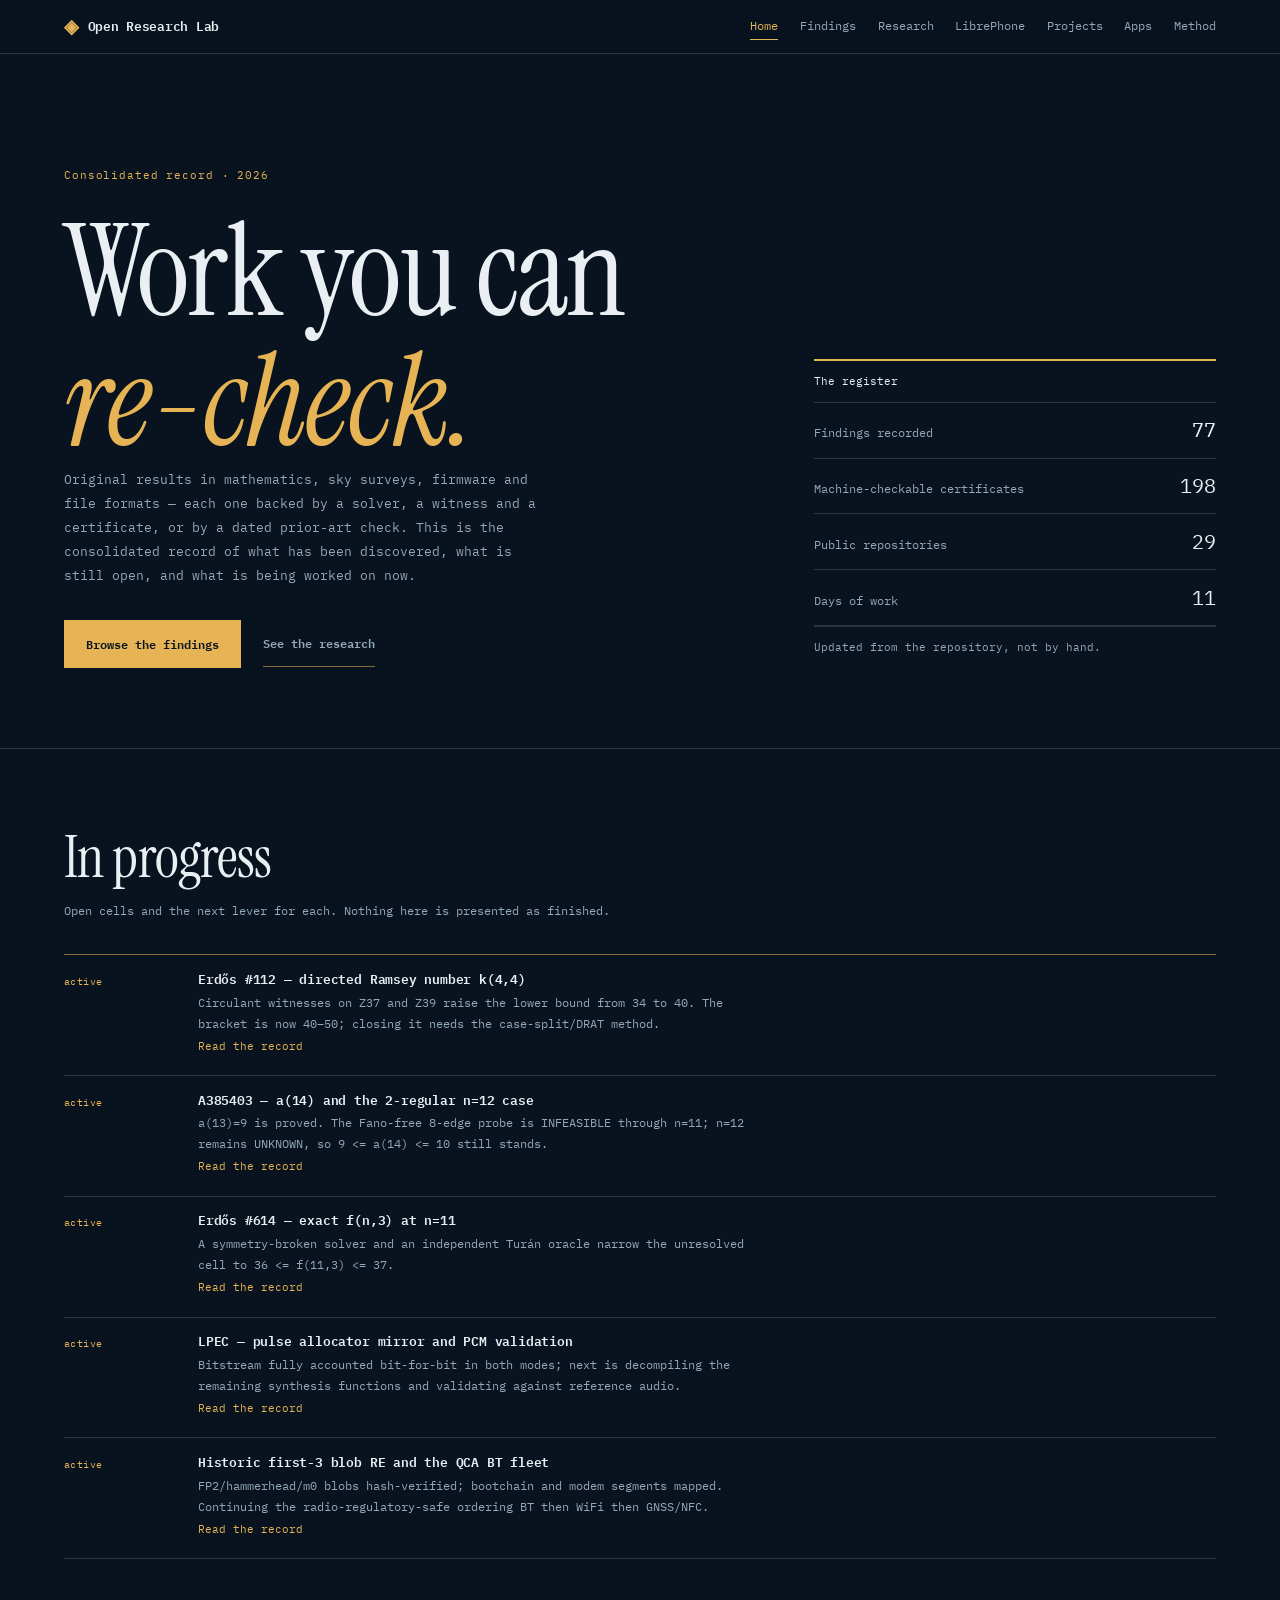
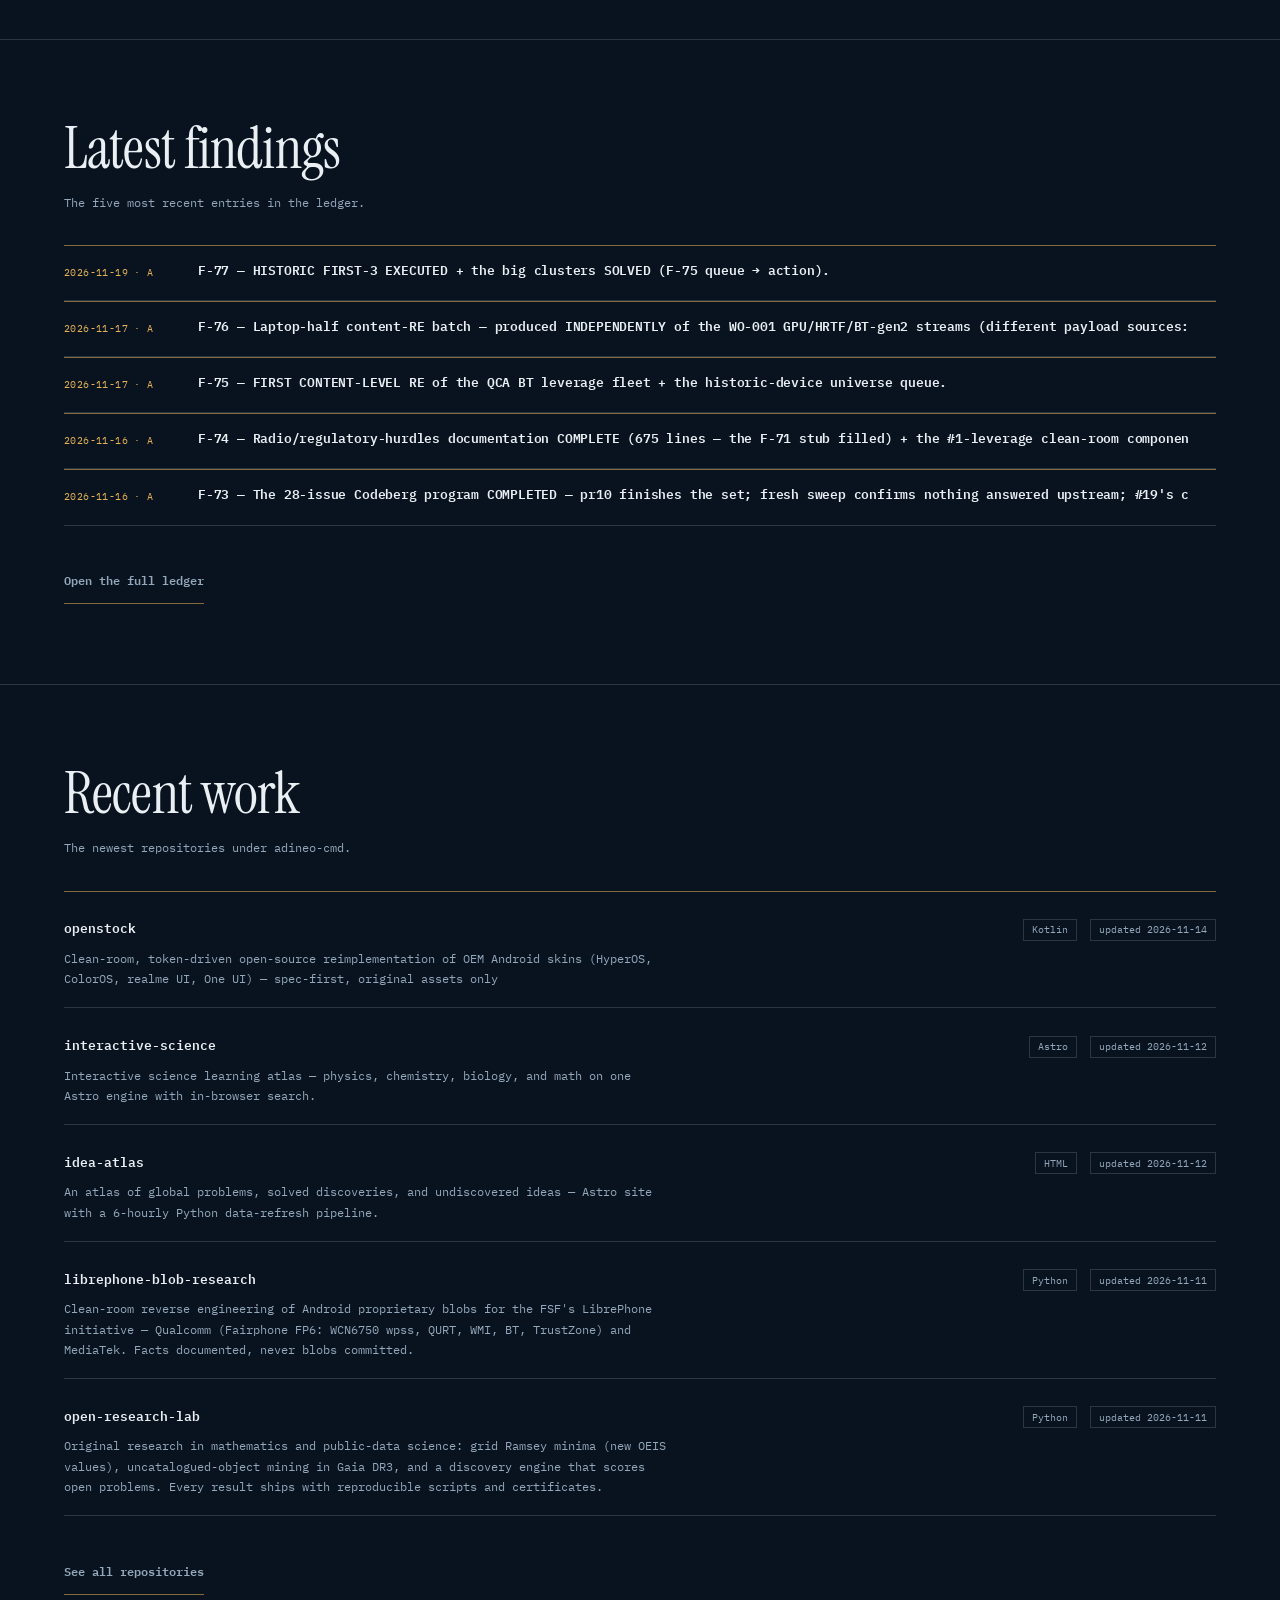
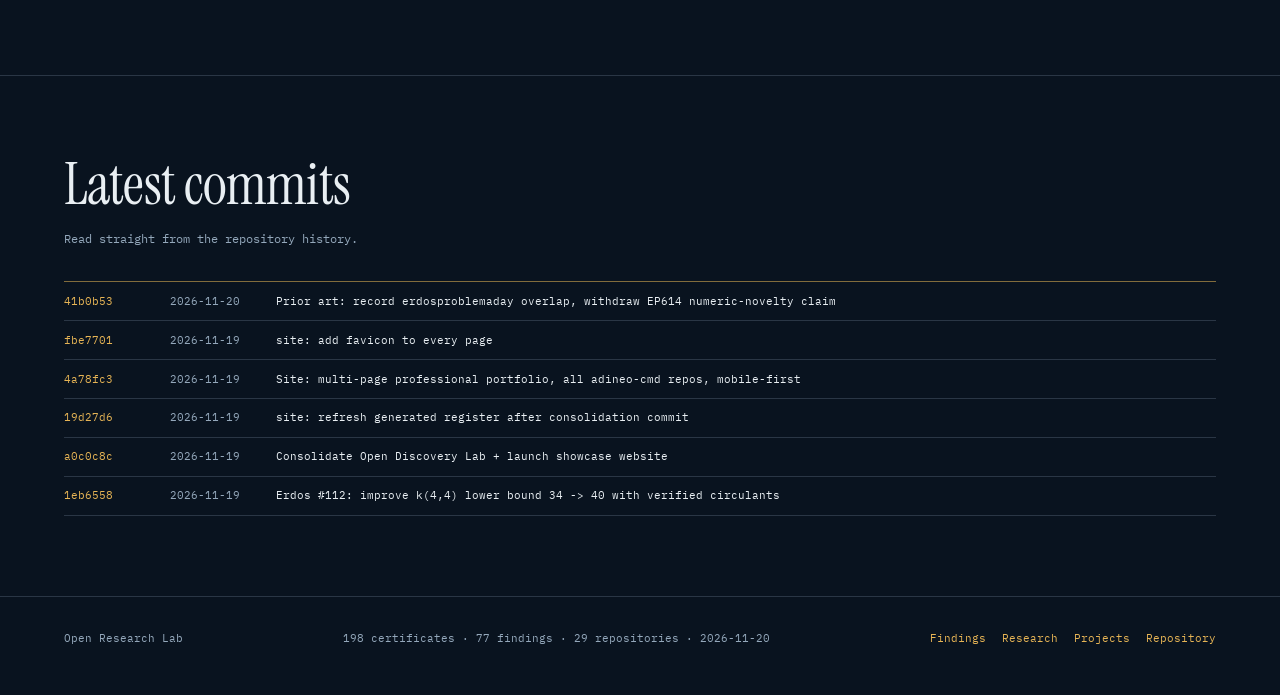
<file: docs/index.html>
<!doctype html>
<html lang="en">
<head>
<meta charset="utf-8">
<meta name="viewport" content="width=device-width, initial-scale=1">
<title>Open Research Lab — Work you can re-check</title>
<meta name="description" content="Original research in mathematics, firmware, file formats and sky surveys. Every result has a witness and a certificate.">
<link rel="preconnect" href="https://fonts.googleapis.com">
<link rel="preconnect" href="https://fonts.gstatic.com" crossorigin>
<link href="https://fonts.googleapis.com/css2?family=IBM+Plex+Mono:wght@400;500;600&family=Instrument+Serif:ital@0;1&display=swap" rel="stylesheet">
<link rel="icon" href="favicon.svg" type="image/svg+xml">
<link rel="stylesheet" href="styles.css">
</head>
<body data-page="home">
<a class="skip" href="#main">Skip to content</a>
<header class="topbar">
  <a class="wordmark" href="index.html"><span class="wordmark-mark" aria-hidden="true">◈</span><span>Open Research Lab</span></a>
  <button class="menu-toggle" id="menu-toggle" type="button" aria-label="Open navigation" aria-controls="site-nav">☰</button>
  <nav class="site-nav" id="site-nav" aria-label="Sections"></nav>
</header>
<main id="main">

  <section class="hero">
    <div class="hero-copy">
      <p class="kicker">Consolidated record · 2026</p>
      <h1>Work you can<br><em>re-check.</em></h1>
      <p class="hero-intro" id="hero-intro"></p>
      <div class="actions">
        <a class="primary" href="findings.html">Browse the findings</a>
        <a class="quiet" href="research.html">See the research</a>
      </div>
    </div>
    <aside class="register" aria-label="Live register">
      <div class="register-head"><span>The register</span><span id="register-date"></span></div>
      <dl id="register-rows"></dl>
      <div class="register-foot">Updated from the repository, not by hand.</div>
    </aside>
  </section>

  <section class="section" id="now">
    <div class="section-head"><h2>In progress</h2><p>Open cells and the next lever for each. Nothing here is presented as finished.</p></div>
    <div class="ruled" id="now-list"></div>
  </section>

  <section class="section">
    <div class="section-head"><h2>Latest findings</h2><p>The five most recent entries in the ledger.</p></div>
    <div id="featured-findings"></div>
    <div class="actions"><a class="quiet" href="findings.html">Open the full ledger</a></div>
  </section>

  <section class="section">
    <div class="section-head"><h2>Recent work</h2><p>The newest repositories under adineo-cmd.</p></div>
    <div class="ruled" id="featured-projects"></div>
    <div class="actions"><a class="quiet" href="projects.html">See all repositories</a></div>
  </section>

  <section class="section">
    <div class="section-head"><h2>Latest commits</h2><p>Read straight from the repository history.</p></div>
    <div class="recent ruled" id="recent"></div>
  </section>

</main>
<footer>
  <span>Open Research Lab</span>
  <span id="footer-meta"></span>
  <nav><a href="findings.html">Findings</a><a href="research.html">Research</a><a href="projects.html">Projects</a><a href="https://github.com/adineo-cmd/open-research-lab">Repository</a></nav>
</footer>
<script src="data.js"></script>
<script src="app.js"></script>
</body>
</html>
</file>
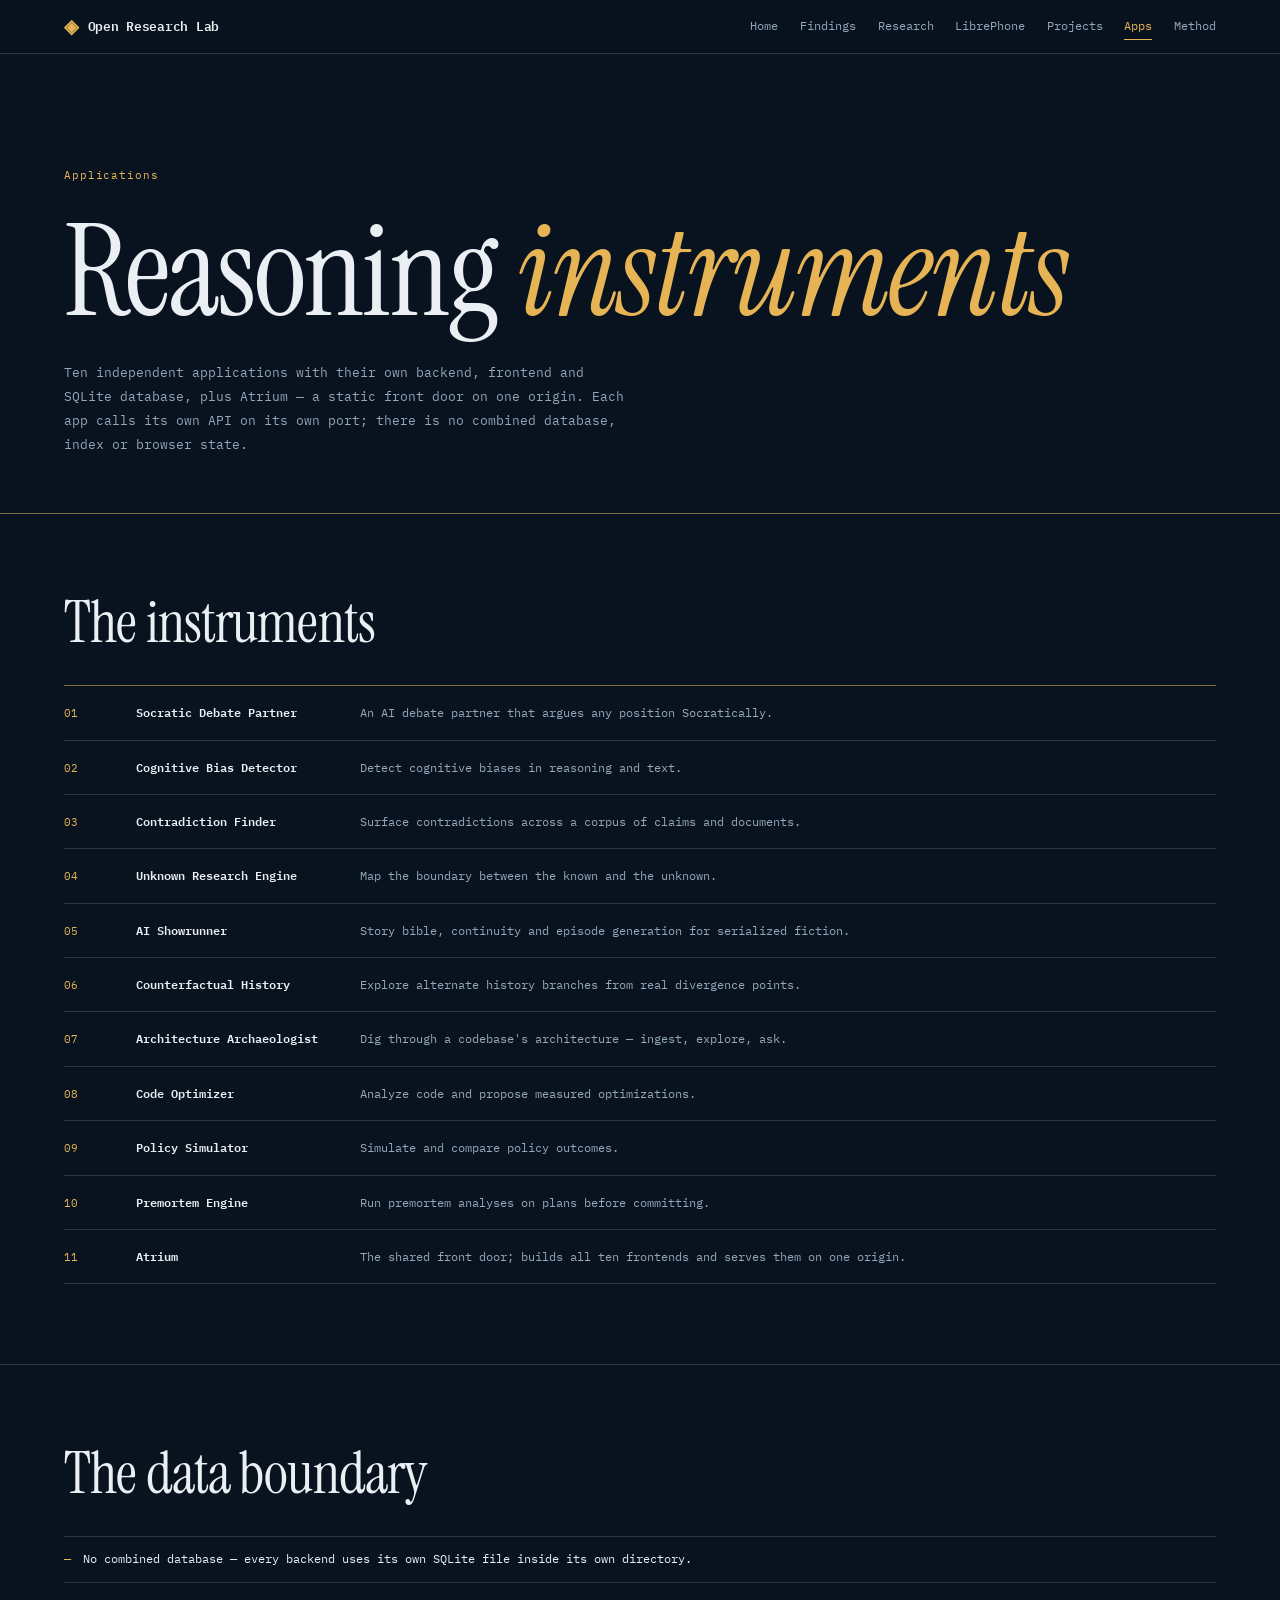
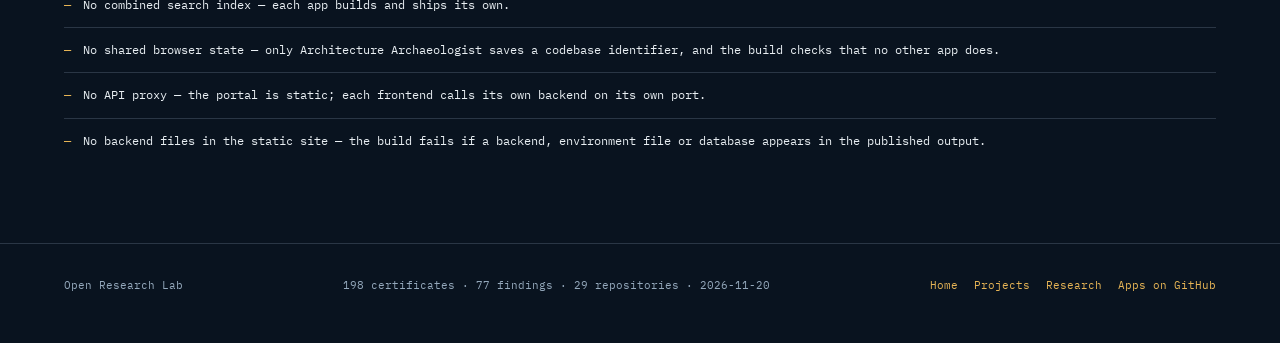
<file: docs/apps.html>
<!doctype html>
<html lang="en">
<head>
<meta charset="utf-8">
<meta name="viewport" content="width=device-width, initial-scale=1">
<title>Reasoning instruments — Open Research Lab</title>
<meta name="description" content="Ten independent reasoning applications plus the Atrium front door, each with its own backend, frontend and database.">
<link rel="preconnect" href="https://fonts.googleapis.com">
<link rel="preconnect" href="https://fonts.gstatic.com" crossorigin>
<link href="https://fonts.googleapis.com/css2?family=IBM+Plex+Mono:wght@400;500;600&family=Instrument+Serif:ital@0;1&display=swap" rel="stylesheet">
<link rel="icon" href="favicon.svg" type="image/svg+xml">
<link rel="stylesheet" href="styles.css">
</head>
<body data-page="apps">
<a class="skip" href="#main">Skip to content</a>
<header class="topbar">
  <a class="wordmark" href="index.html"><span class="wordmark-mark" aria-hidden="true">◈</span><span>Open Research Lab</span></a>
  <button class="menu-toggle" id="menu-toggle" type="button" aria-label="Open navigation" aria-controls="site-nav">☰</button>
  <nav class="site-nav" id="site-nav" aria-label="Sections"></nav>
</header>
<main id="main">
  <header class="page-head">
    <p class="kicker">Applications</p>
    <h1>Reasoning <em>instruments</em></h1>
    <p class="lead" id="apps-summary"></p>
  </header>

  <section class="section">
    <div class="section-head"><h2>The instruments</h2></div>
    <ol class="numbered ruled" id="app-index"></ol>
  </section>

  <section class="section">
    <div class="section-head"><h2>The data boundary</h2></div>
    <ul class="plain-list">
      <li>No combined database — every backend uses its own SQLite file inside its own directory.</li>
      <li>No combined search index — each app builds and ships its own.</li>
      <li>No shared browser state — only Architecture Archaeologist saves a codebase identifier, and the build checks that no other app does.</li>
      <li>No API proxy — the portal is static; each frontend calls its own backend on its own port.</li>
      <li>No backend files in the static site — the build fails if a backend, environment file or database appears in the published output.</li>
    </ul>
  </section>
</main>
<footer>
  <span>Open Research Lab</span>
  <span id="footer-meta"></span>
  <nav><a href="index.html">Home</a><a href="projects.html">Projects</a><a href="research.html">Research</a><a href="https://github.com/adineo-cmd2">Apps on GitHub</a></nav>
</footer>
<script src="data.js"></script>
<script src="app.js"></script>
</body>
</html>
</file>
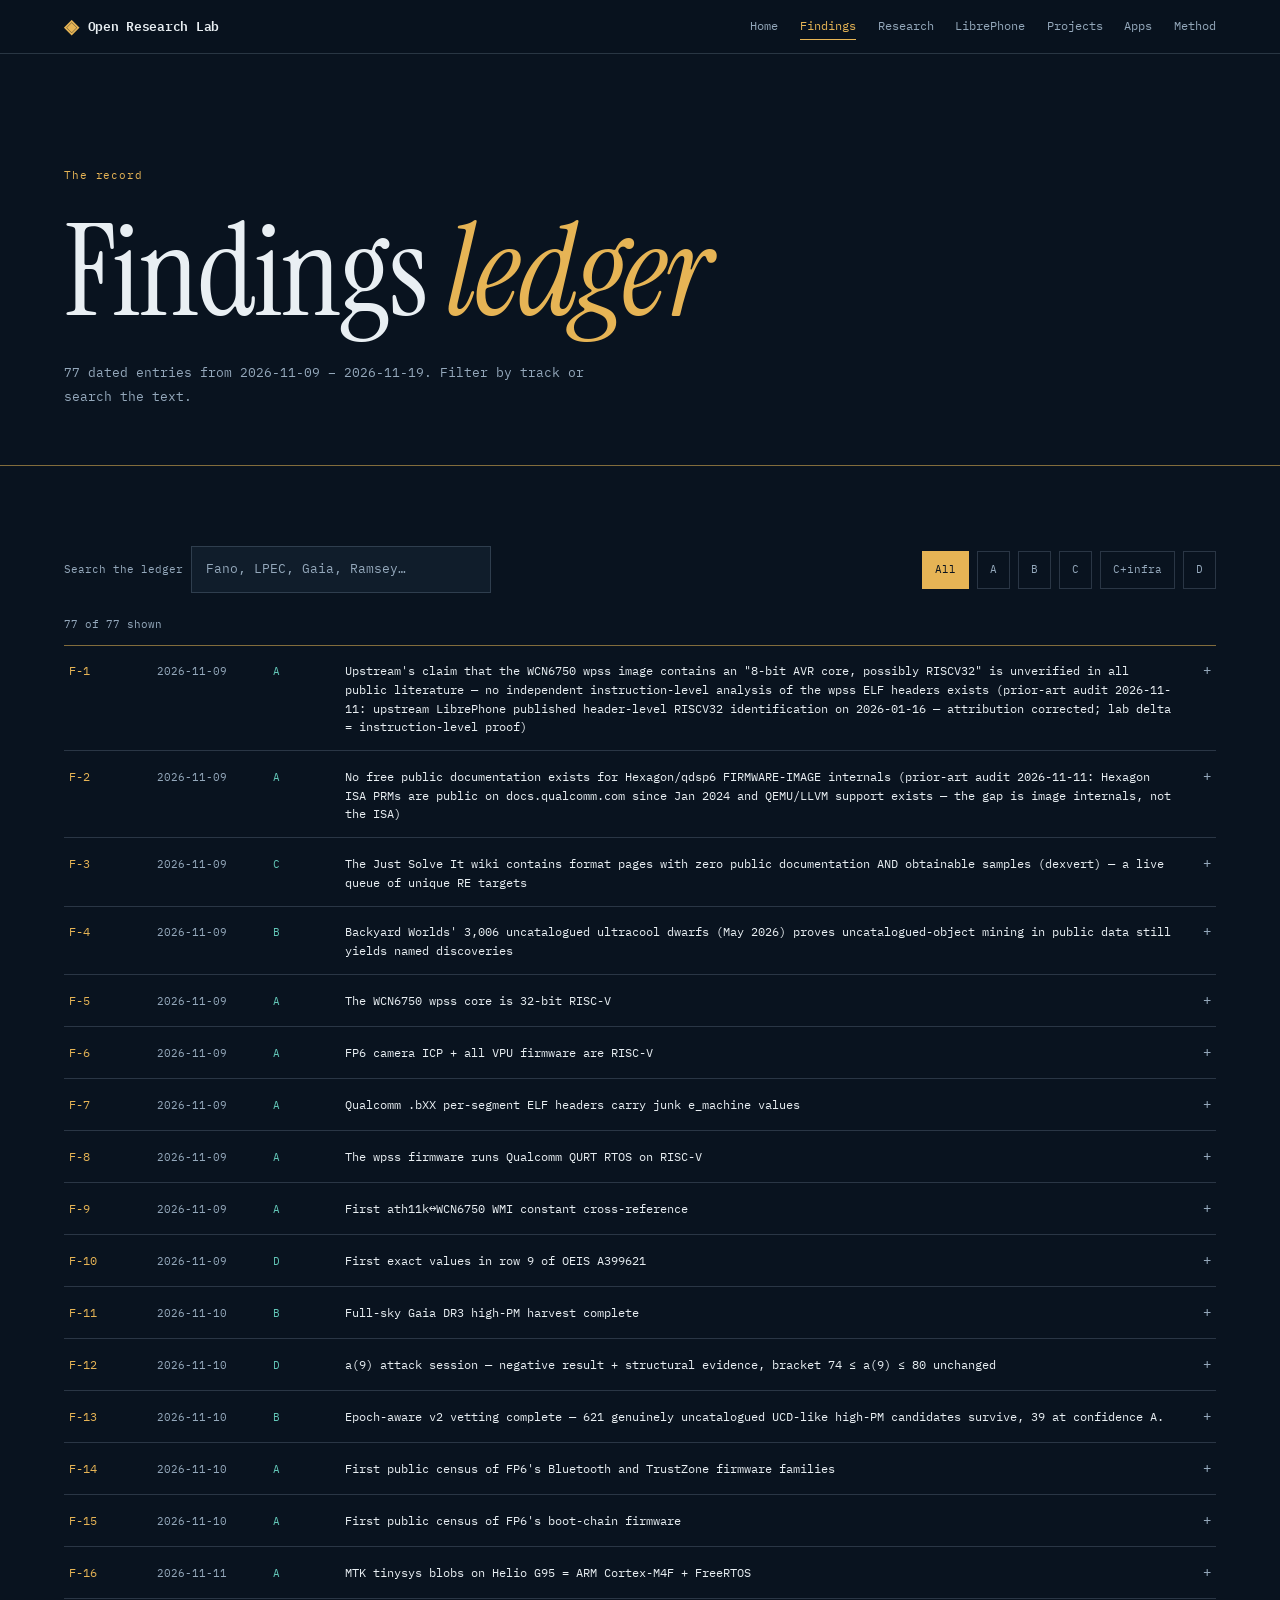
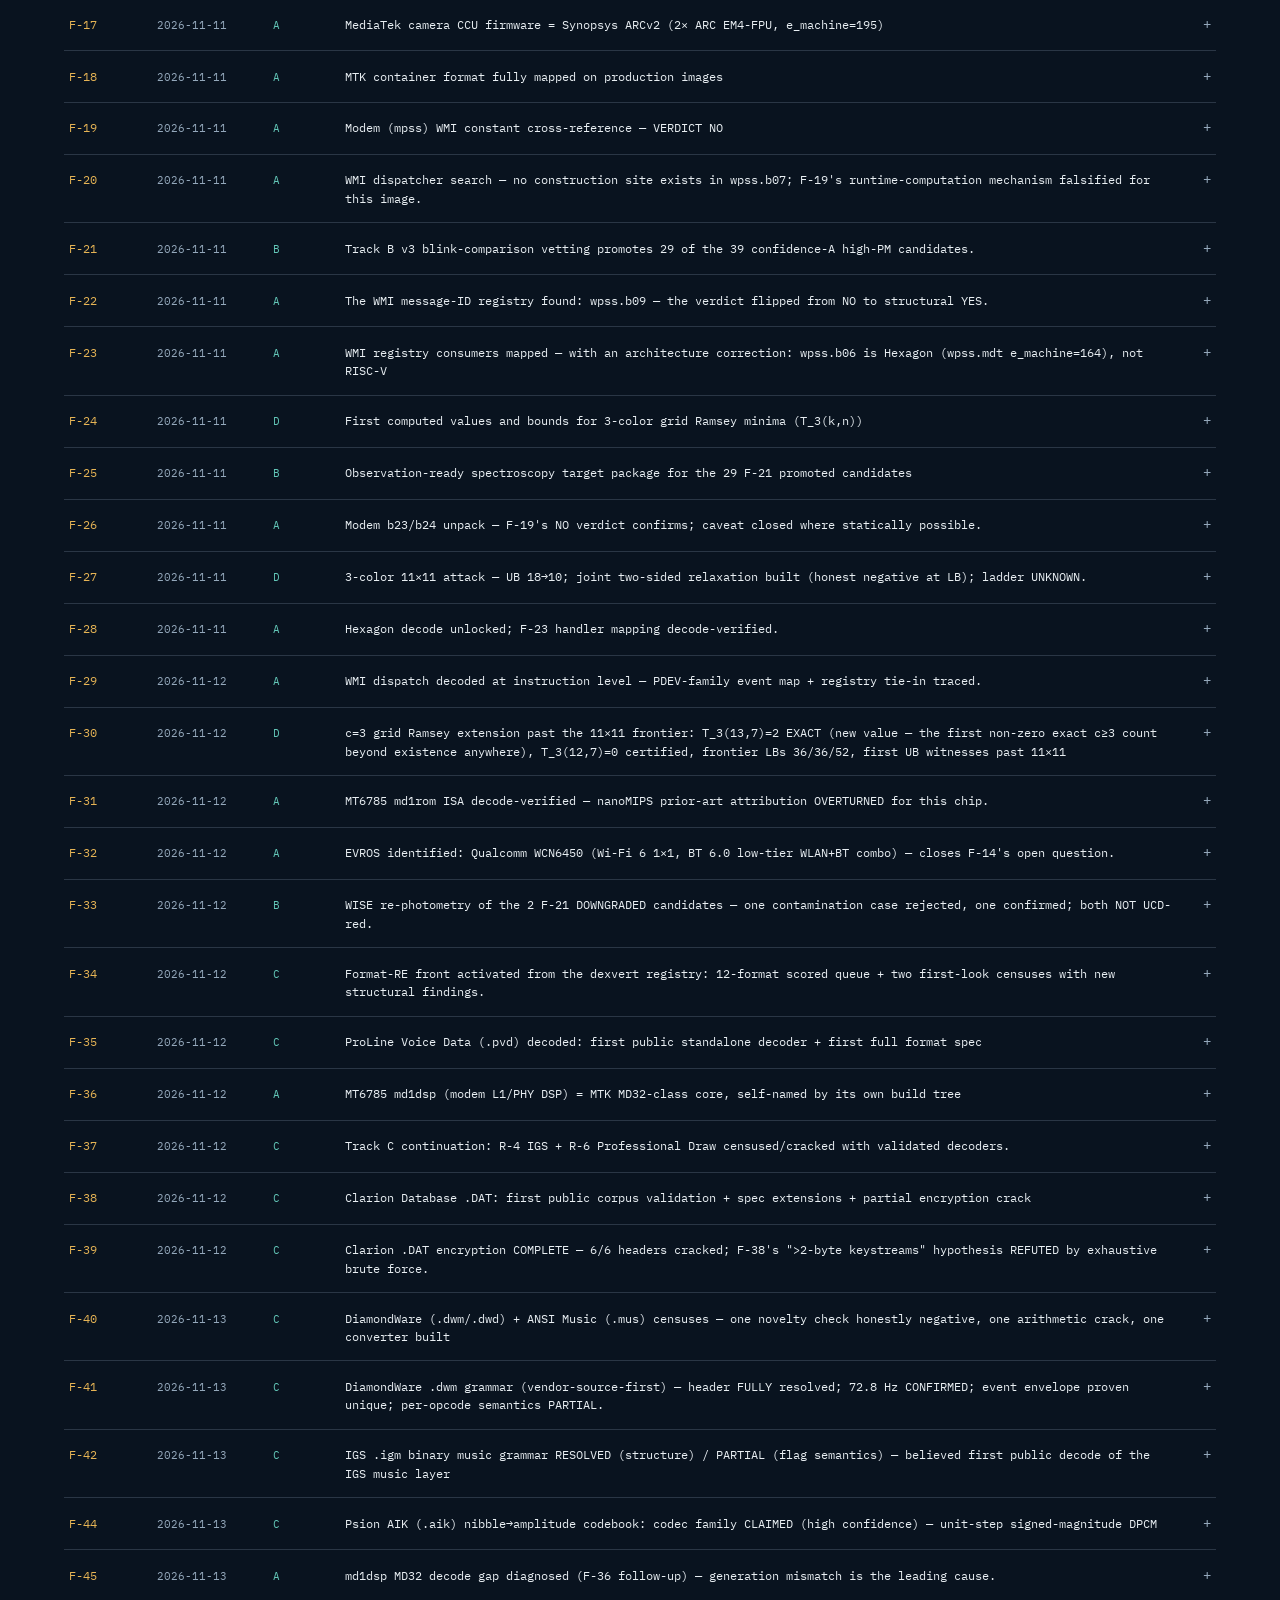
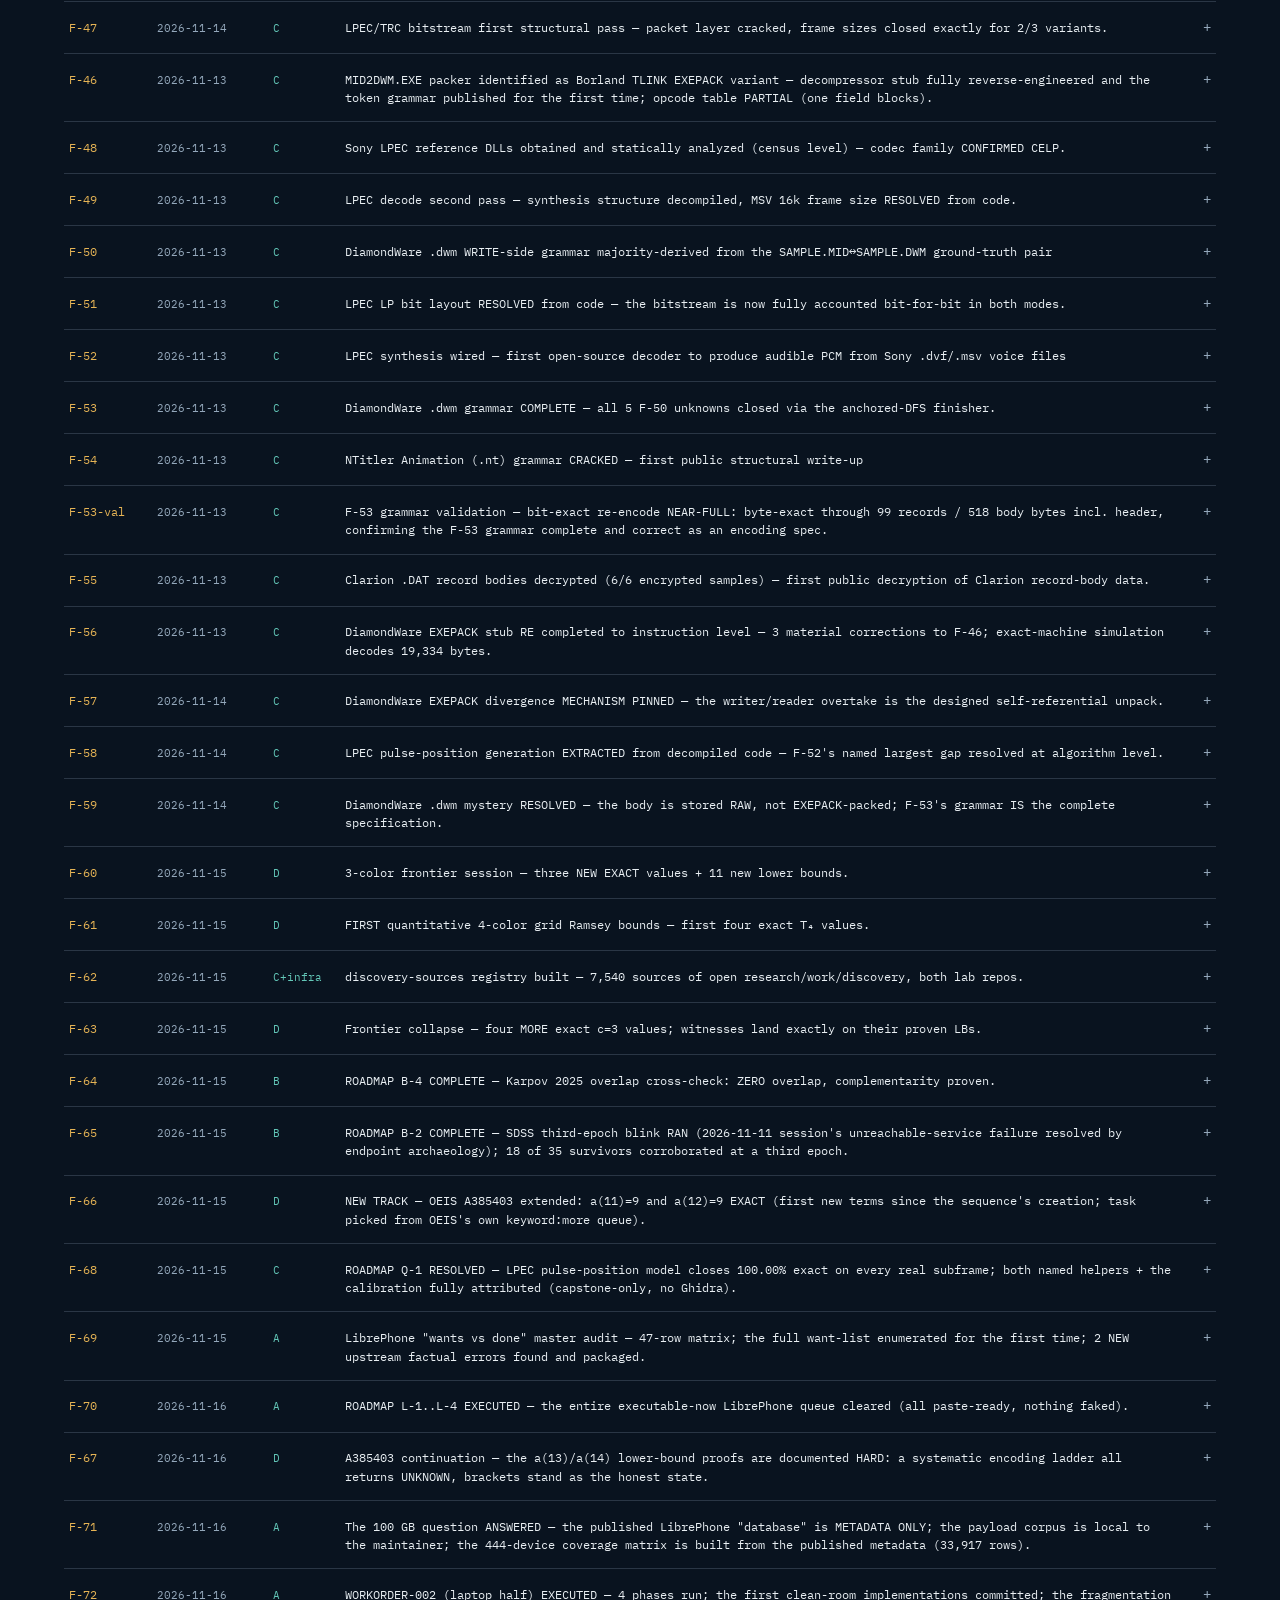
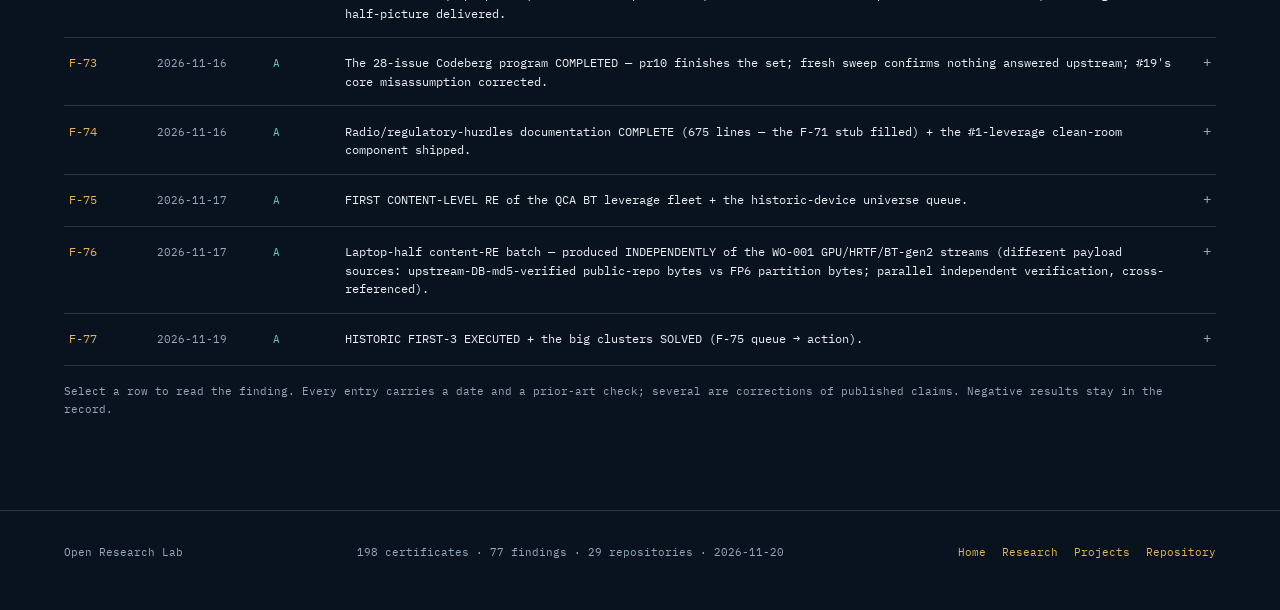
<file: docs/findings.html>
<!doctype html>
<html lang="en">
<head>
<meta charset="utf-8">
<meta name="viewport" content="width=device-width, initial-scale=1">
<title>Findings — Open Research Lab</title>
<meta name="description" content="The full dated findings ledger: firmware, file formats, sky objects and integer sequences, each with a prior-art check.">
<link rel="preconnect" href="https://fonts.googleapis.com">
<link rel="preconnect" href="https://fonts.gstatic.com" crossorigin>
<link href="https://fonts.googleapis.com/css2?family=IBM+Plex+Mono:wght@400;500;600&family=Instrument+Serif:ital@0;1&display=swap" rel="stylesheet">
<link rel="icon" href="favicon.svg" type="image/svg+xml">
<link rel="stylesheet" href="styles.css">
</head>
<body data-page="findings">
<a class="skip" href="#main">Skip to content</a>
<header class="topbar">
  <a class="wordmark" href="index.html"><span class="wordmark-mark" aria-hidden="true">◈</span><span>Open Research Lab</span></a>
  <button class="menu-toggle" id="menu-toggle" type="button" aria-label="Open navigation" aria-controls="site-nav">☰</button>
  <nav class="site-nav" id="site-nav" aria-label="Sections"></nav>
</header>
<main id="main">
  <header class="page-head">
    <p class="kicker">The record</p>
    <h1>Findings <em>ledger</em></h1>
    <p class="lead" id="findings-sub"></p>
  </header>

  <section class="section">
    <div class="controls">
      <label>
        <span class="hint">Search the ledger</span>
        <input class="search" id="finding-search" type="search" placeholder="Fano, LPEC, Gaia, Ramsey…" autocomplete="off">
      </label>
      <div class="filters" id="filters" role="group" aria-label="Filter by track"></div>
    </div>
    <p class="hint" id="result-count" aria-live="polite"></p>
    <div class="ledger ruled" id="ledger"></div>
    <p class="ledger-note">Select a row to read the finding. Every entry carries a date and a prior-art check; several are corrections of published claims. Negative results stay in the record.</p>
  </section>
</main>
<footer>
  <span>Open Research Lab</span>
  <span id="footer-meta"></span>
  <nav><a href="index.html">Home</a><a href="research.html">Research</a><a href="projects.html">Projects</a><a href="https://github.com/adineo-cmd/open-research-lab">Repository</a></nav>
</footer>
<script src="data.js"></script>
<script src="app.js"></script>
</body>
</html>
</file>
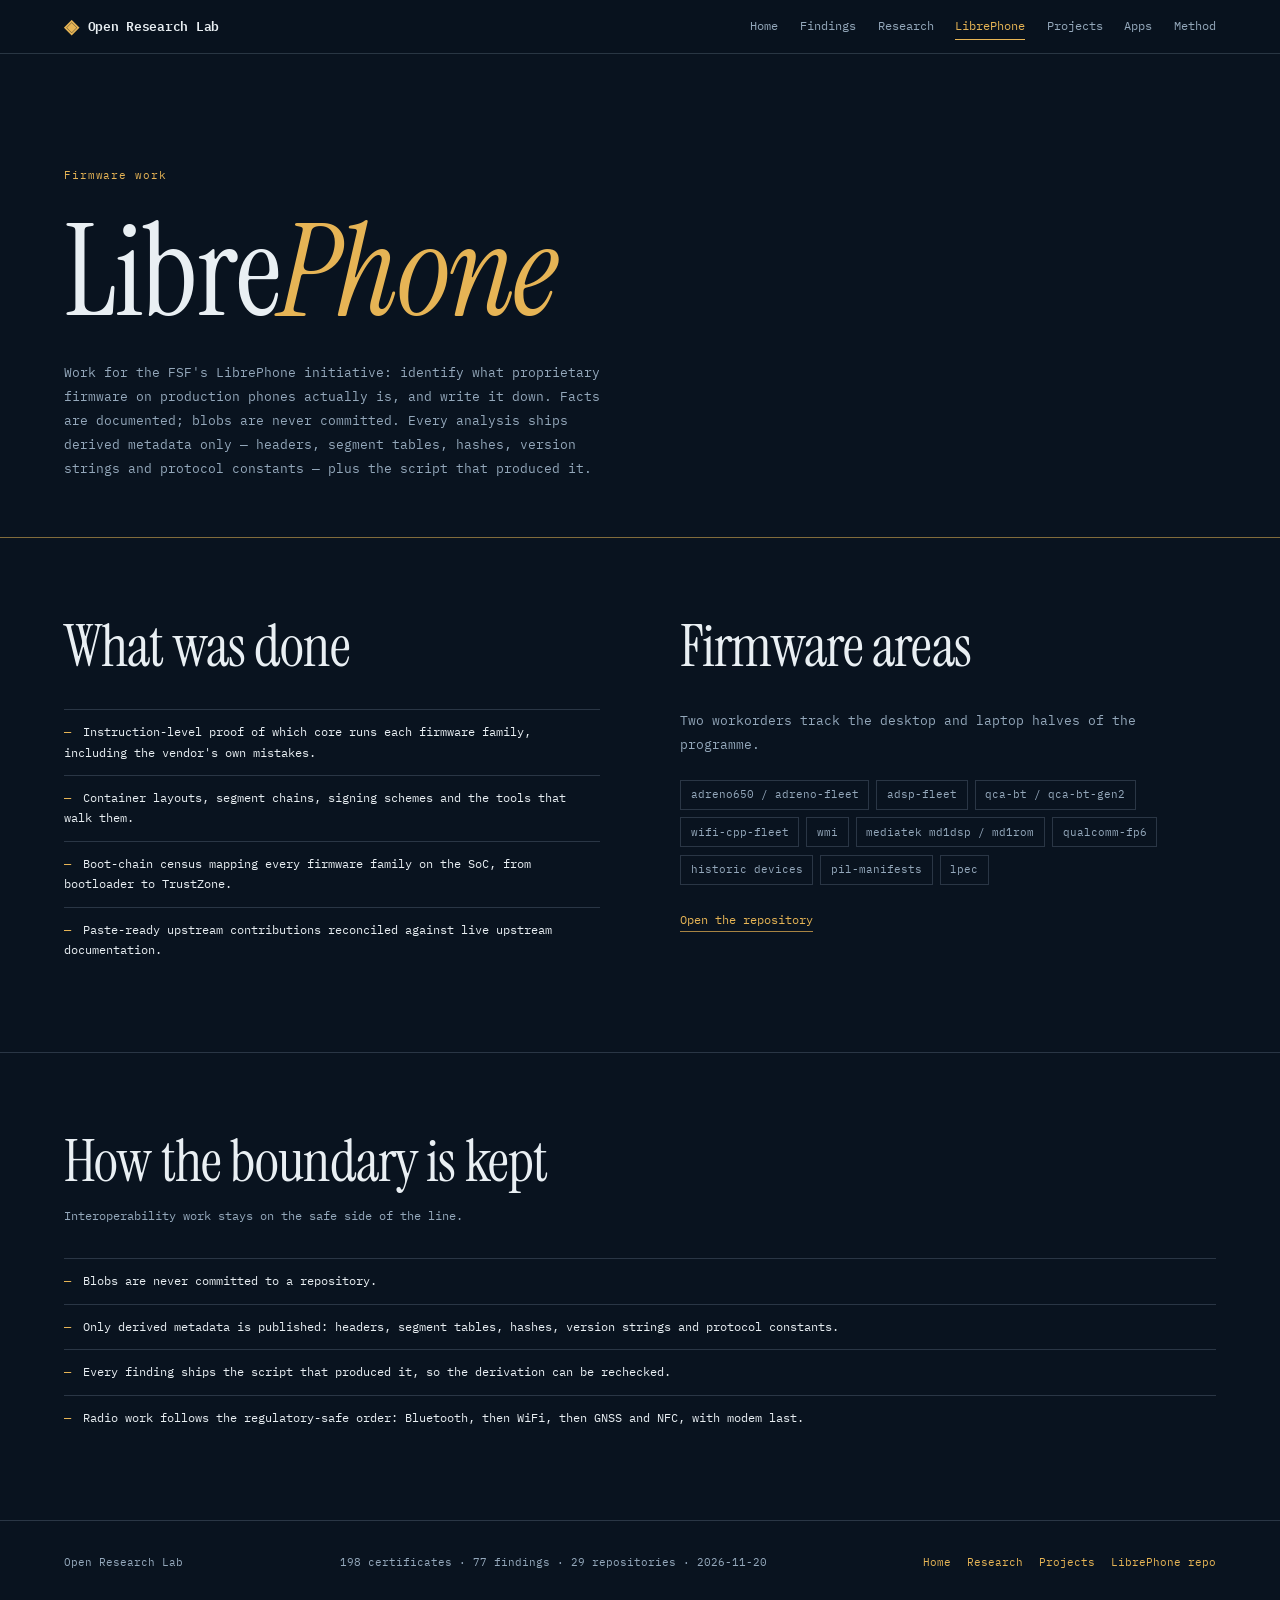
<file: docs/librephone.html>
<!doctype html>
<html lang="en">
<head>
<meta charset="utf-8">
<meta name="viewport" content="width=device-width, initial-scale=1">
<title>LibrePhone — Open Research Lab</title>
<meta name="description" content="Clean-room firmware documentation for the FSF's LibrePhone initiative: ISA identification, format documentation, boot-chain censuses and upstream contributions.">
<link rel="preconnect" href="https://fonts.googleapis.com">
<link rel="preconnect" href="https://fonts.gstatic.com" crossorigin>
<link href="https://fonts.googleapis.com/css2?family=IBM+Plex+Mono:wght@400;500;600&family=Instrument+Serif:ital@0;1&display=swap" rel="stylesheet">
<link rel="icon" href="favicon.svg" type="image/svg+xml">
<link rel="stylesheet" href="styles.css">
</head>
<body data-page="librephone">
<a class="skip" href="#main">Skip to content</a>
<header class="topbar">
  <a class="wordmark" href="index.html"><span class="wordmark-mark" aria-hidden="true">◈</span><span>Open Research Lab</span></a>
  <button class="menu-toggle" id="menu-toggle" type="button" aria-label="Open navigation" aria-controls="site-nav">☰</button>
  <nav class="site-nav" id="site-nav" aria-label="Sections"></nav>
</header>
<main id="main">
  <header class="page-head">
    <p class="kicker">Firmware work</p>
    <h1>Libre<em>Phone</em></h1>
    <p class="lead" id="libre-summary"></p>
  </header>

  <section class="section two-col">
    <div>
      <div class="section-head"><h2>What was done</h2></div>
      <ul class="plain-list" id="libre-highlights"></ul>
    </div>
    <div>
      <div class="section-head"><h2>Firmware areas</h2></div>
      <p class="prose" id="libre-workorders"></p>
      <div class="chips" id="libre-areas"></div>
      <a class="outlink" id="libre-link" href="#">Open the repository</a>
    </div>
  </section>

  <section class="section">
    <div class="section-head"><h2>How the boundary is kept</h2><p>Interoperability work stays on the safe side of the line.</p></div>
    <ul class="plain-list">
      <li>Blobs are never committed to a repository.</li>
      <li>Only derived metadata is published: headers, segment tables, hashes, version strings and protocol constants.</li>
      <li>Every finding ships the script that produced it, so the derivation can be rechecked.</li>
      <li>Radio work follows the regulatory-safe order: Bluetooth, then WiFi, then GNSS and NFC, with modem last.</li>
    </ul>
  </section>
</main>
<footer>
  <span>Open Research Lab</span>
  <span id="footer-meta"></span>
  <nav><a href="index.html">Home</a><a href="research.html">Research</a><a href="projects.html">Projects</a><a href="https://github.com/adineo-cmd/librephone-blob-research">LibrePhone repo</a></nav>
</footer>
<script src="data.js"></script>
<script src="app.js"></script>
</body>
</html>
</file>
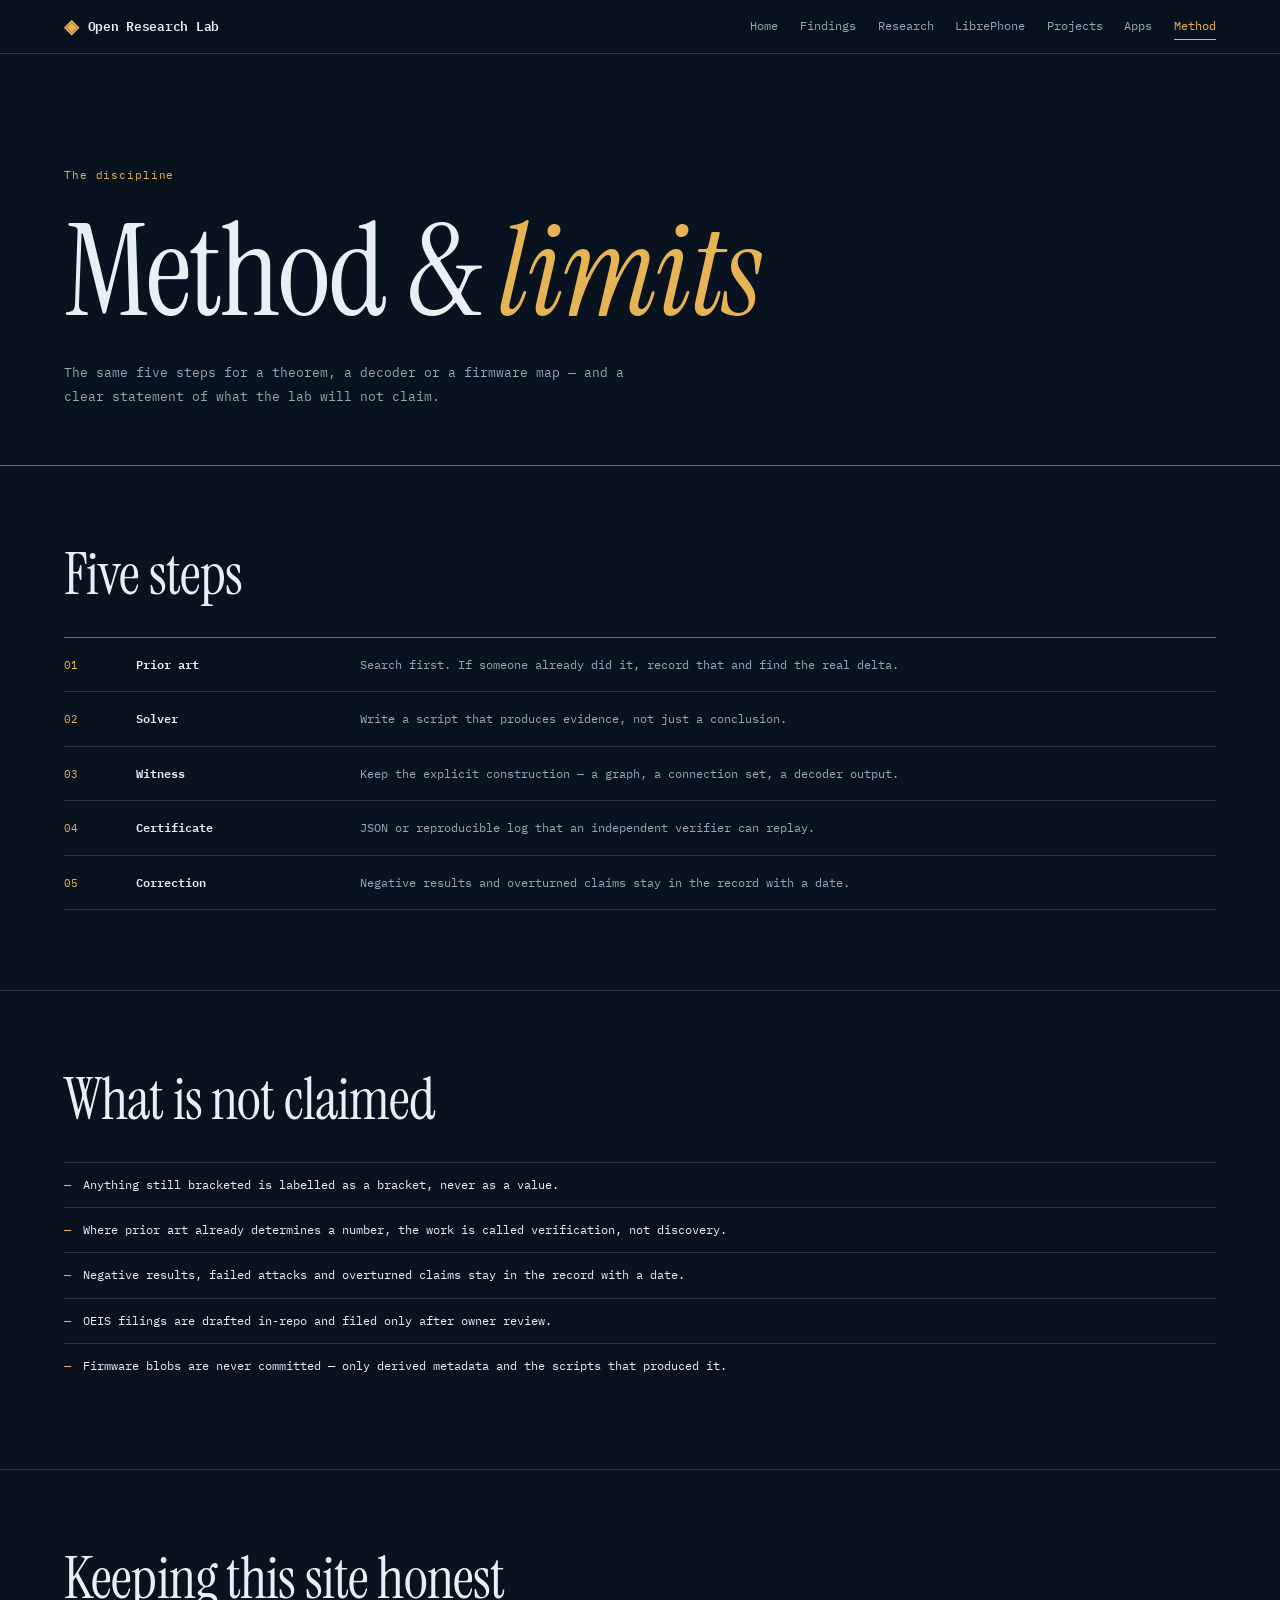
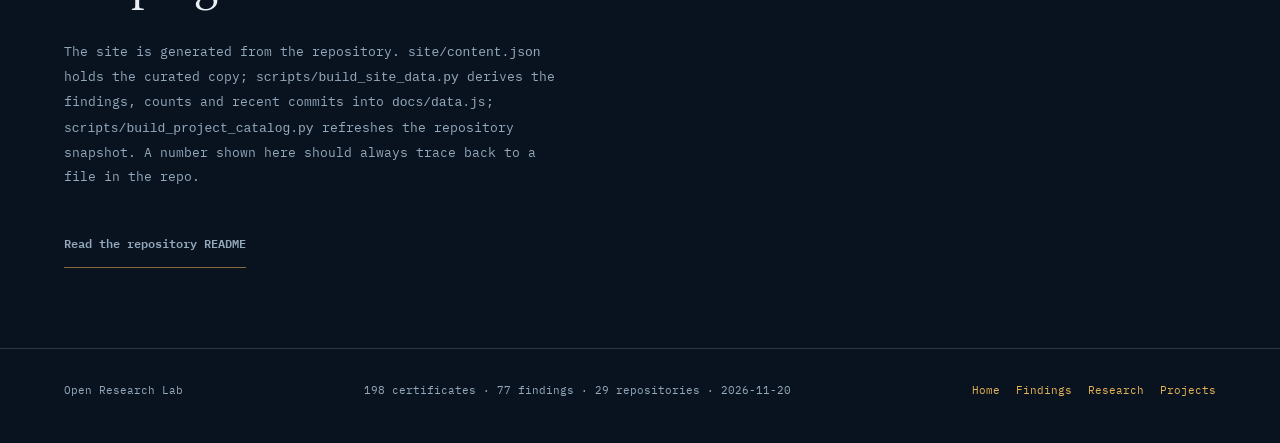
<file: docs/method.html>
<!doctype html>
<html lang="en">
<head>
<meta charset="utf-8">
<meta name="viewport" content="width=device-width, initial-scale=1">
<title>Method — Open Research Lab</title>
<meta name="description" content="How the lab works: prior art, solver, witness, certificate, correction. And what it deliberately does not claim.">
<link rel="preconnect" href="https://fonts.googleapis.com">
<link rel="preconnect" href="https://fonts.gstatic.com" crossorigin>
<link href="https://fonts.googleapis.com/css2?family=IBM+Plex+Mono:wght@400;500;600&family=Instrument+Serif:ital@0;1&display=swap" rel="stylesheet">
<link rel="icon" href="favicon.svg" type="image/svg+xml">
<link rel="stylesheet" href="styles.css">
</head>
<body data-page="method">
<a class="skip" href="#main">Skip to content</a>
<header class="topbar">
  <a class="wordmark" href="index.html"><span class="wordmark-mark" aria-hidden="true">◈</span><span>Open Research Lab</span></a>
  <button class="menu-toggle" id="menu-toggle" type="button" aria-label="Open navigation" aria-controls="site-nav">☰</button>
  <nav class="site-nav" id="site-nav" aria-label="Sections"></nav>
</header>
<main id="main">
  <header class="page-head">
    <p class="kicker">The discipline</p>
    <h1>Method &amp; <em>limits</em></h1>
    <p class="lead">The same five steps for a theorem, a decoder or a firmware map — and a clear statement of what the lab will not claim.</p>
  </header>

  <section class="section">
    <div class="section-head"><h2>Five steps</h2></div>
    <ol class="numbered ruled" id="method-steps"></ol>
  </section>

  <section class="section">
    <div class="section-head"><h2>What is not claimed</h2></div>
    <ul class="plain-list" id="not-claimed"></ul>
  </section>

  <section class="section">
    <div class="section-head"><h2>Keeping this site honest</h2></div>
    <p class="prose">The site is generated from the repository. <code>site/content.json</code> holds the curated copy; <code>scripts/build_site_data.py</code> derives the findings, counts and recent commits into <code>docs/data.js</code>; <code>scripts/build_project_catalog.py</code> refreshes the repository snapshot. A number shown here should always trace back to a file in the repo.</p>
    <div class="actions"><a class="quiet" href="https://github.com/adineo-cmd/open-research-lab/blob/main/README.md">Read the repository README</a></div>
  </section>
</main>
<footer>
  <span>Open Research Lab</span>
  <span id="footer-meta"></span>
  <nav><a href="index.html">Home</a><a href="findings.html">Findings</a><a href="research.html">Research</a><a href="projects.html">Projects</a></nav>
</footer>
<script src="data.js"></script>
<script src="app.js"></script>
</body>
</html>
</file>
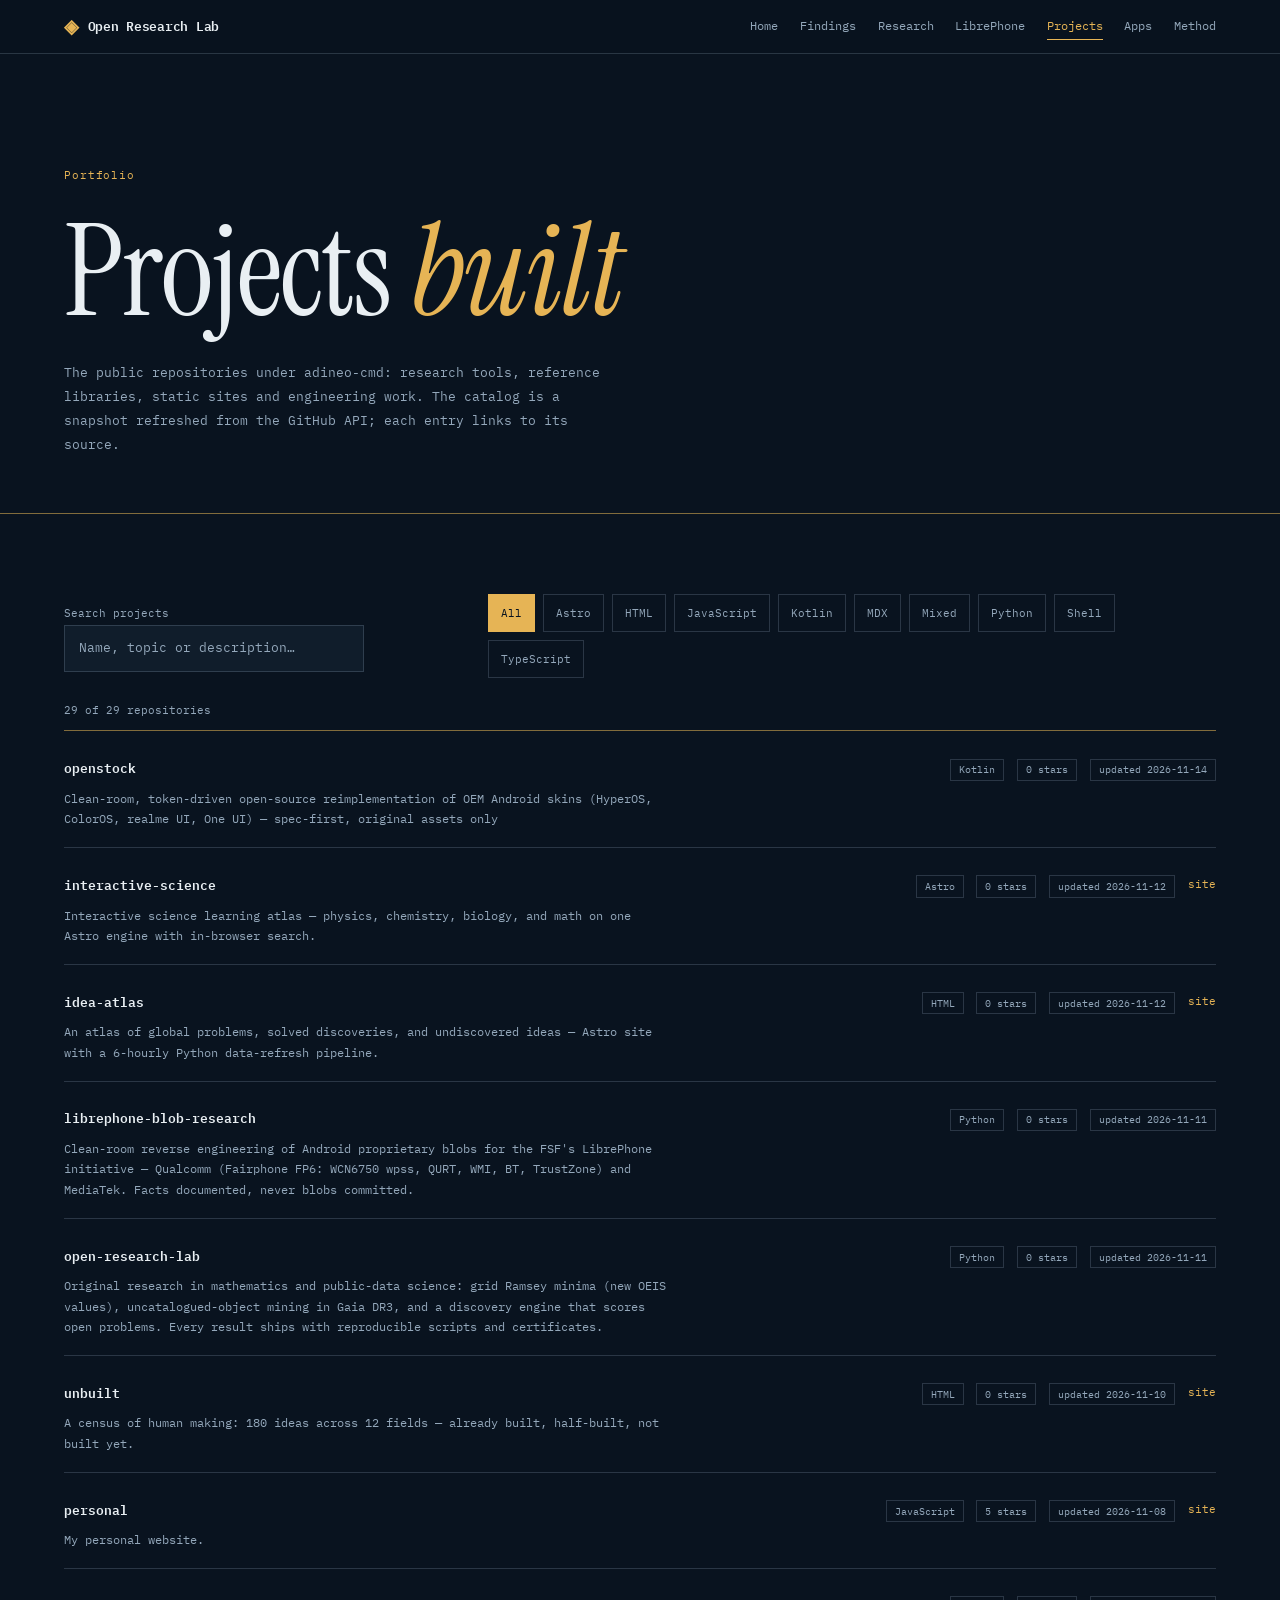
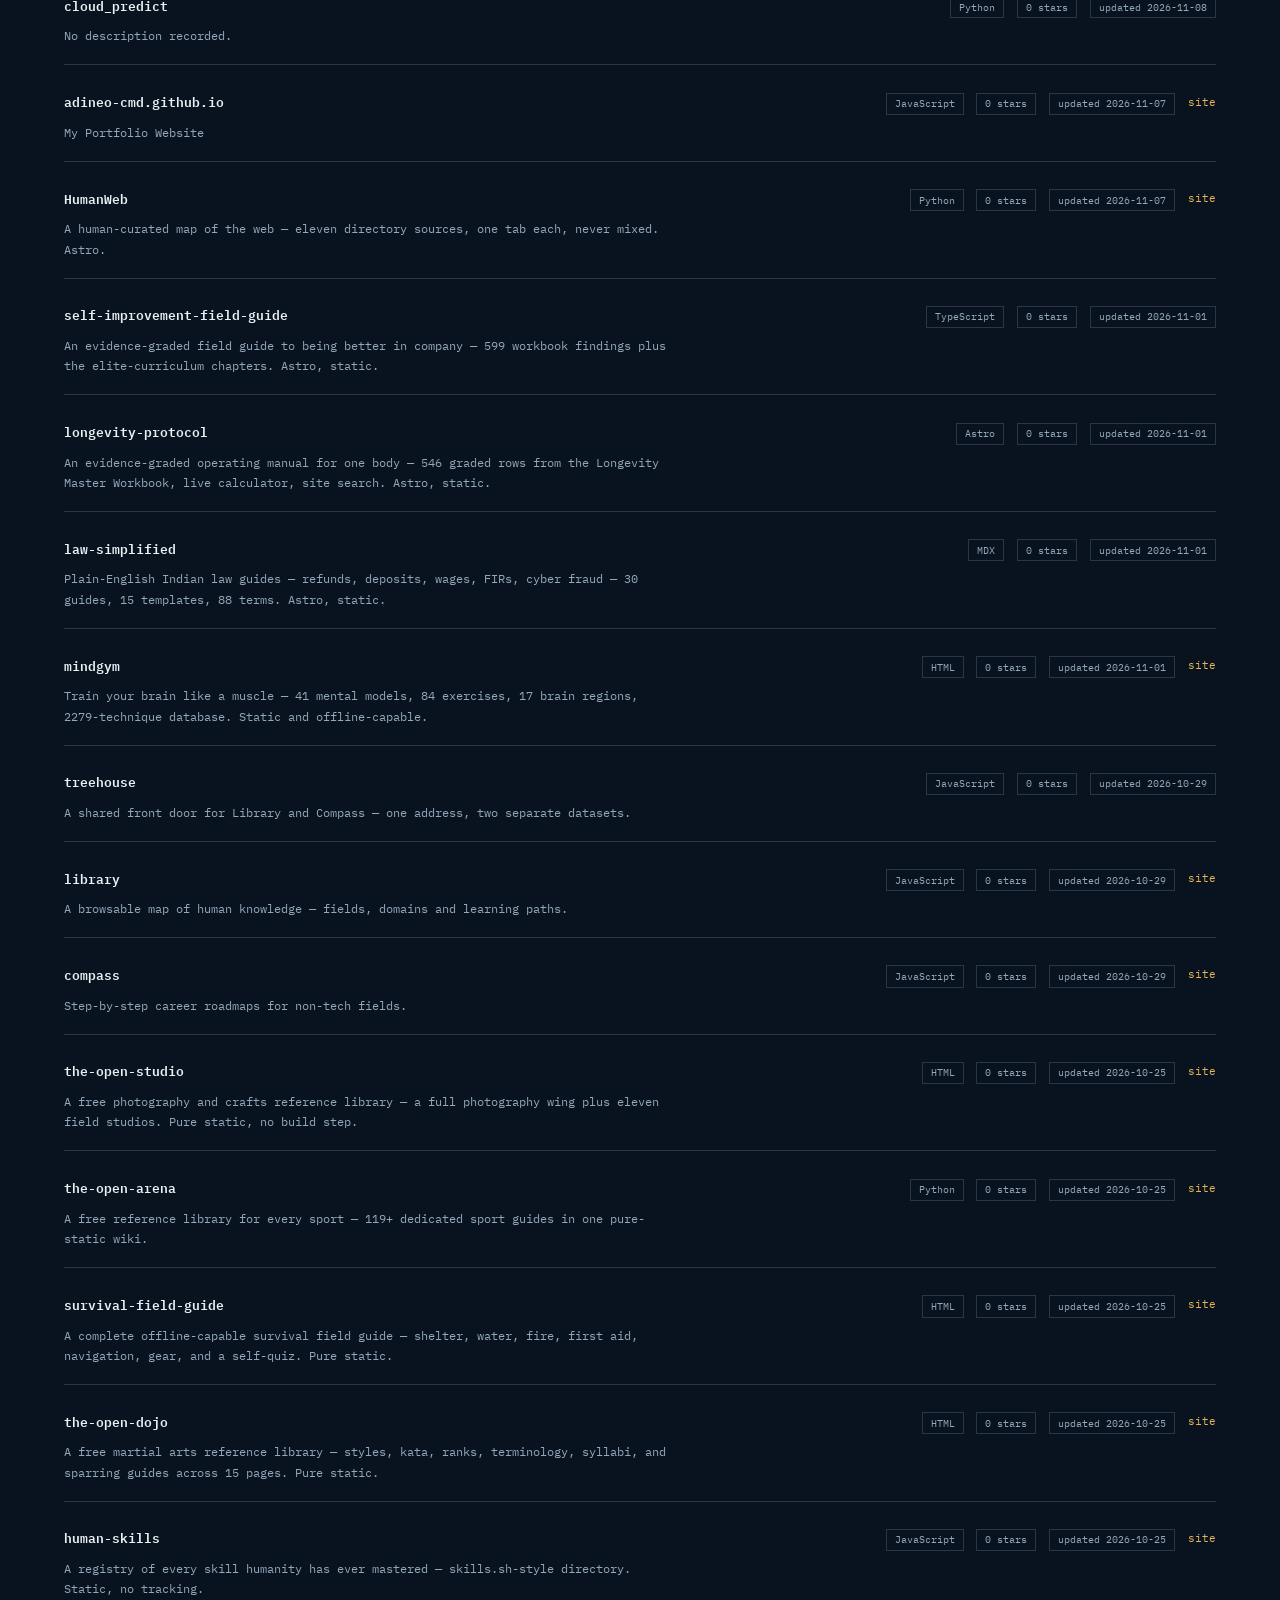
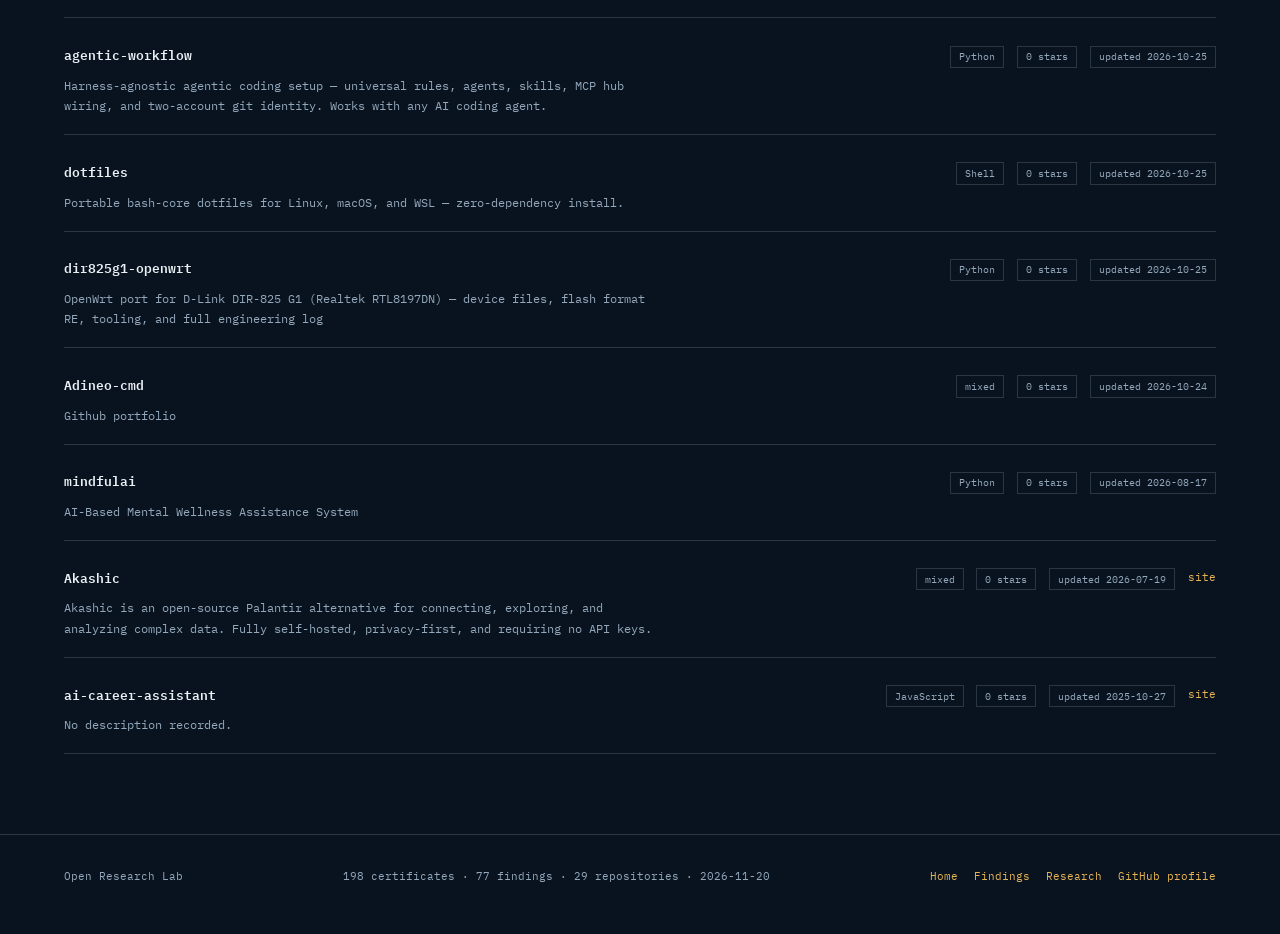
<file: docs/projects.html>
<!doctype html>
<html lang="en">
<head>
<meta charset="utf-8">
<meta name="viewport" content="width=device-width, initial-scale=1">
<title>Projects — Open Research Lab</title>
<meta name="description" content="Every public repository built under the adineo-cmd account, with descriptions, languages and links.">
<link rel="preconnect" href="https://fonts.googleapis.com">
<link rel="preconnect" href="https://fonts.gstatic.com" crossorigin>
<link href="https://fonts.googleapis.com/css2?family=IBM+Plex+Mono:wght@400;500;600&family=Instrument+Serif:ital@0;1&display=swap" rel="stylesheet">
<link rel="icon" href="favicon.svg" type="image/svg+xml">
<link rel="stylesheet" href="styles.css">
</head>
<body data-page="projects">
<a class="skip" href="#main">Skip to content</a>
<header class="topbar">
  <a class="wordmark" href="index.html"><span class="wordmark-mark" aria-hidden="true">◈</span><span>Open Research Lab</span></a>
  <button class="menu-toggle" id="menu-toggle" type="button" aria-label="Open navigation" aria-controls="site-nav">☰</button>
  <nav class="site-nav" id="site-nav" aria-label="Sections"></nav>
</header>
<main id="main">
  <header class="page-head">
    <p class="kicker">Portfolio</p>
    <h1>Projects <em>built</em></h1>
    <p class="lead">The public repositories under adineo-cmd: research tools, reference libraries, static sites and engineering work. The catalog is a snapshot refreshed from the GitHub API; each entry links to its source.</p>
  </header>

  <section class="section">
    <div class="controls">
      <label>
        <span class="hint">Search projects</span>
        <input class="search" id="project-search" type="search" placeholder="Name, topic or description…" autocomplete="off">
      </label>
      <div class="filters" id="lang-filters" role="group" aria-label="Filter by language"></div>
    </div>
    <p class="hint" id="project-count" aria-live="polite"></p>
    <div class="ruled" id="project-list"></div>
  </section>
</main>
<footer>
  <span>Open Research Lab</span>
  <span id="footer-meta"></span>
  <nav><a href="index.html">Home</a><a href="findings.html">Findings</a><a href="research.html">Research</a><a href="https://github.com/adineo-cmd?tab=repositories">GitHub profile</a></nav>
</footer>
<script src="data.js"></script>
<script src="app.js"></script>
</body>
</html>
</file>
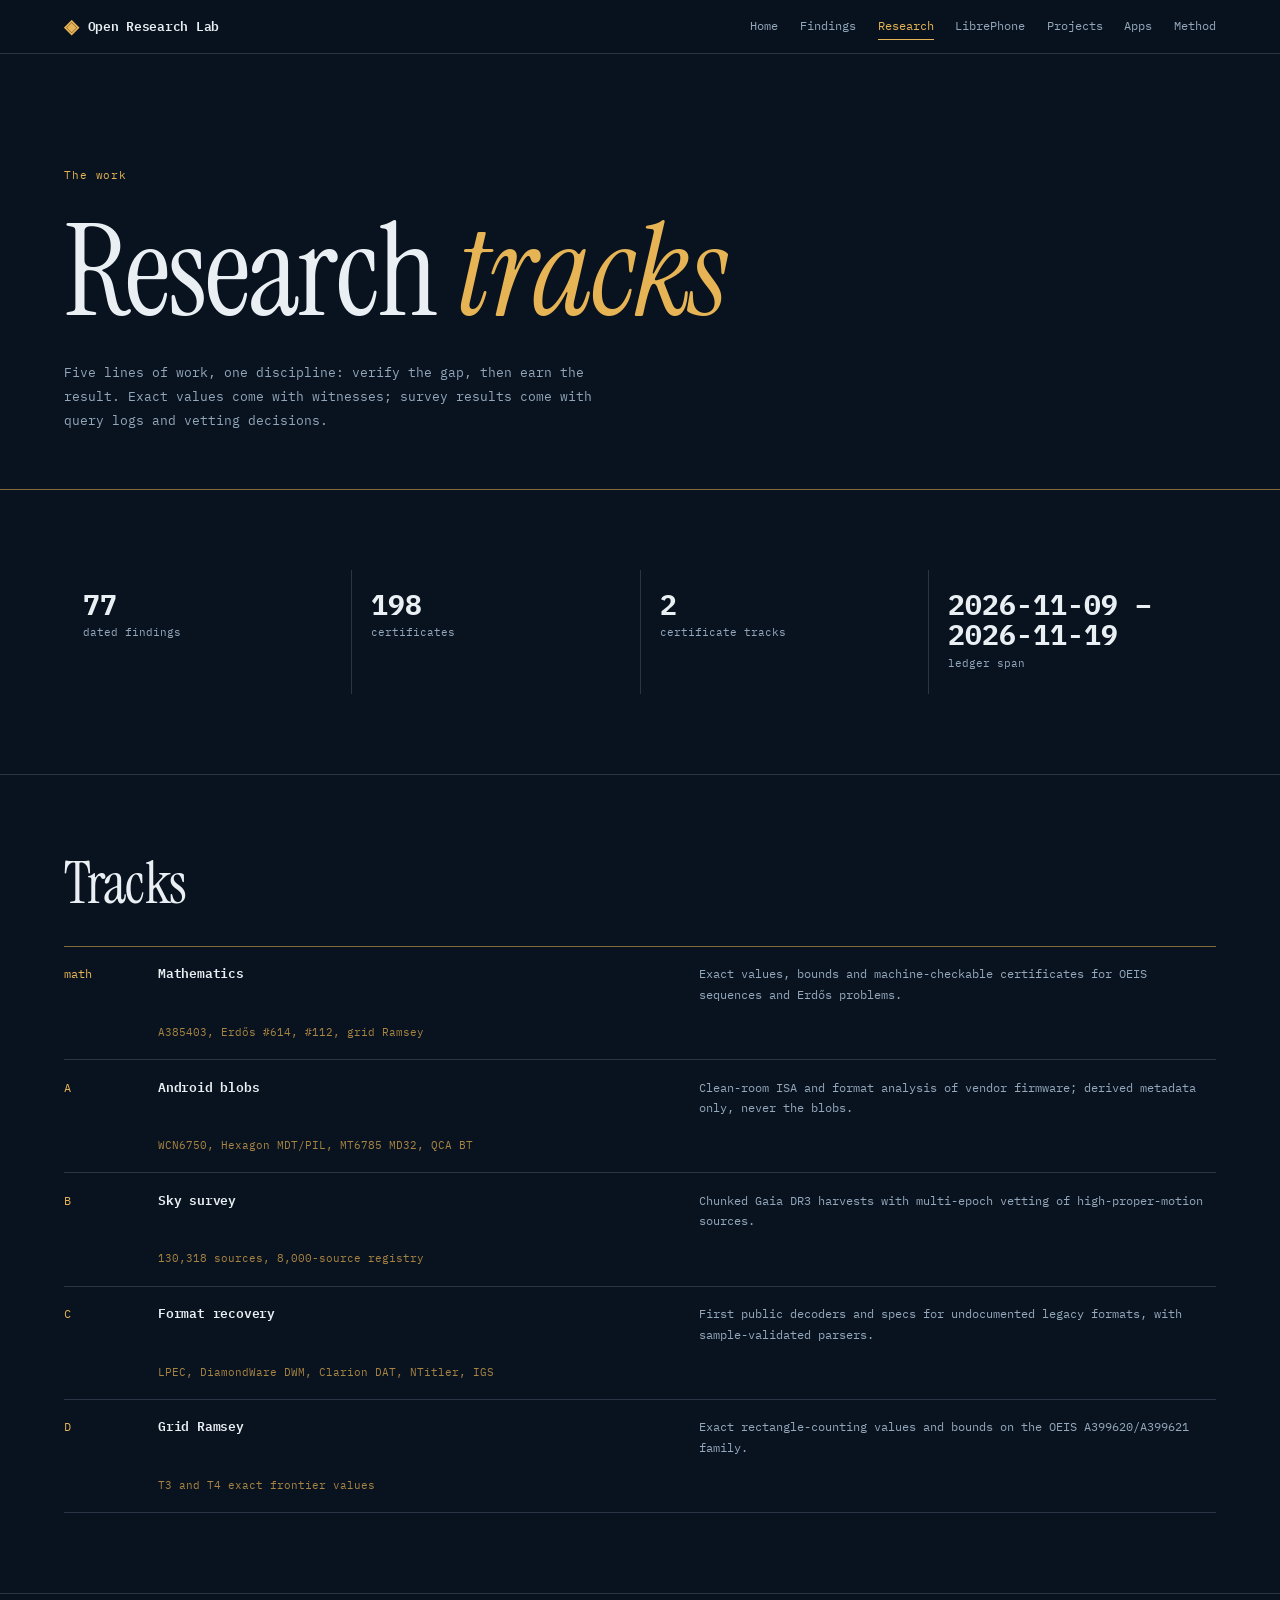
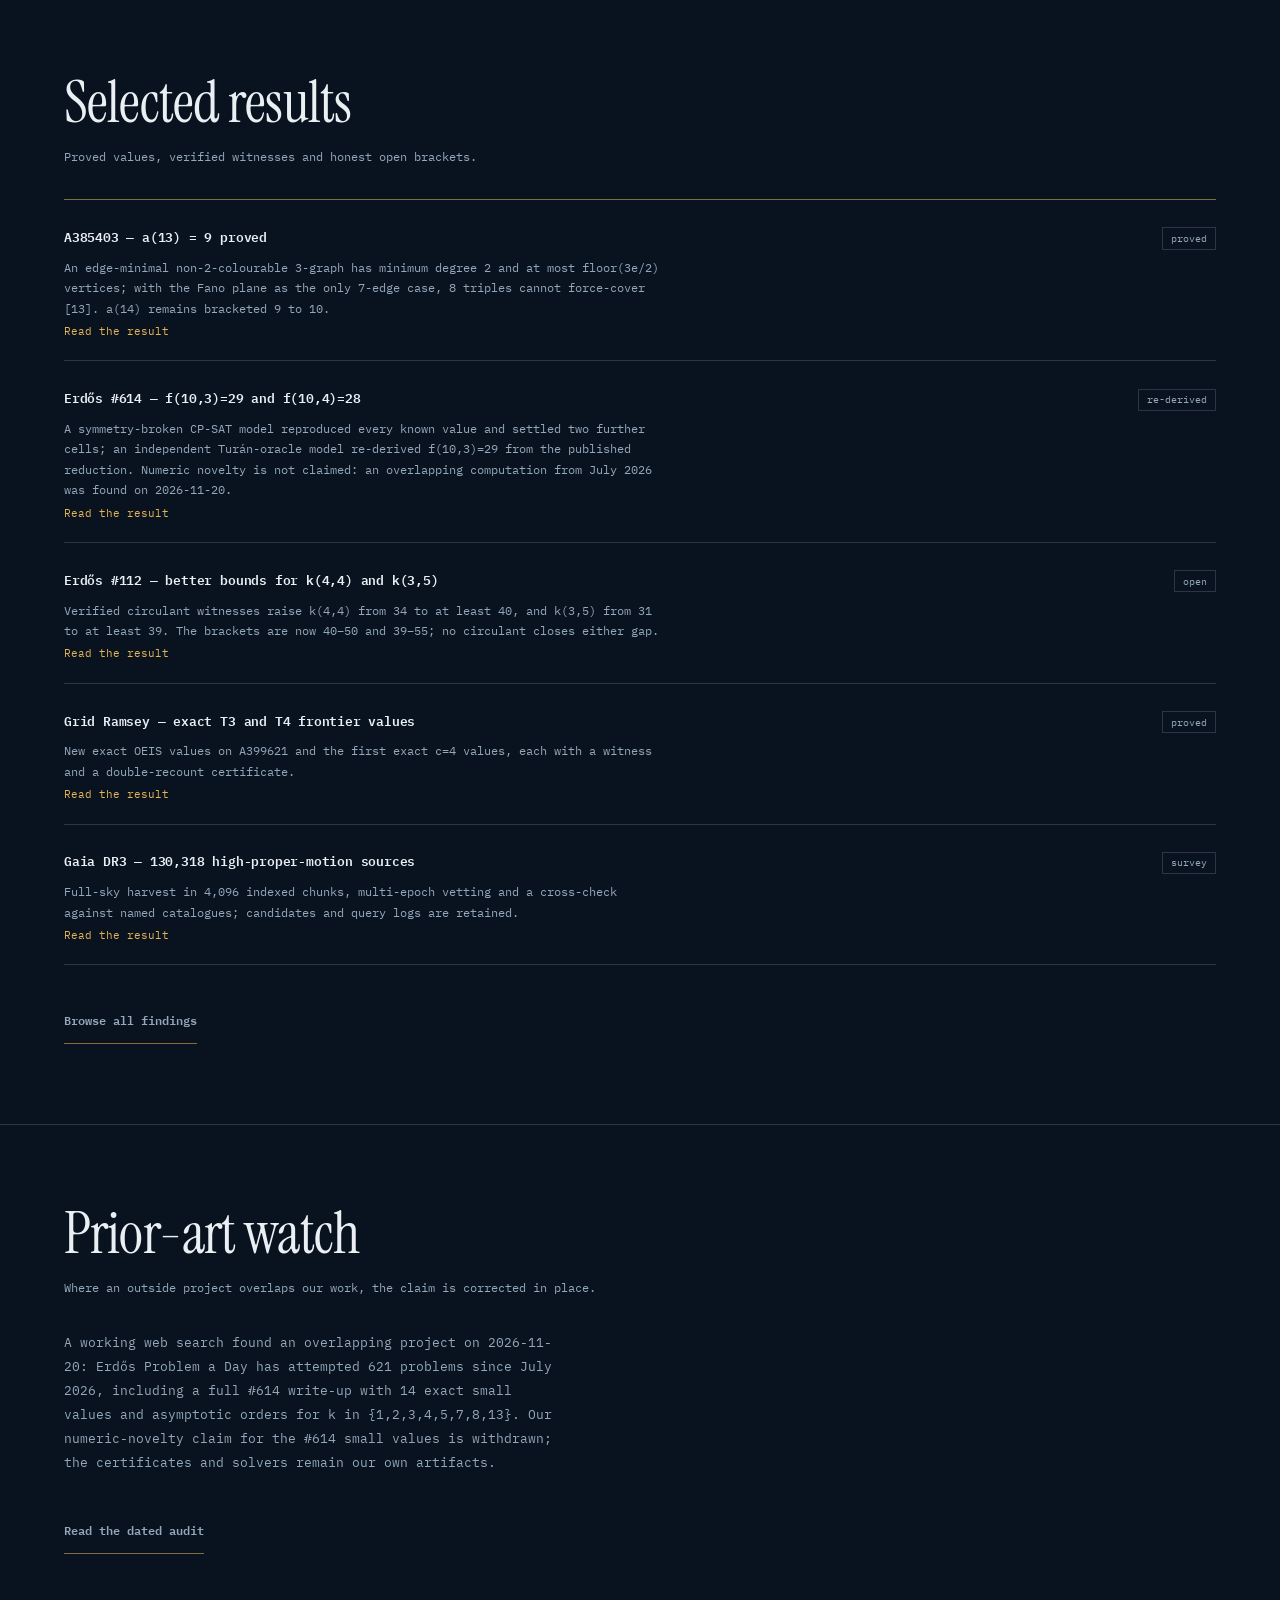
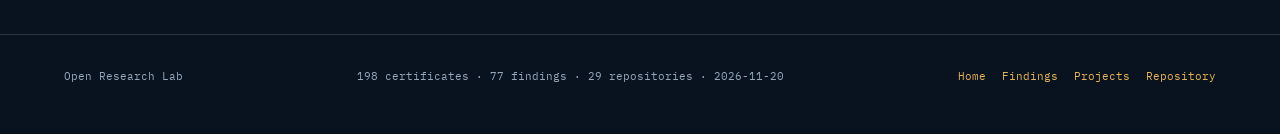
<file: docs/research.html>
<!doctype html>
<html lang="en">
<head>
<meta charset="utf-8">
<meta name="viewport" content="width=device-width, initial-scale=1">
<title>Research — Open Research Lab</title>
<meta name="description" content="Research tracks, exact results and machine-checkable certificates from the Open Research Lab.">
<link rel="preconnect" href="https://fonts.googleapis.com">
<link rel="preconnect" href="https://fonts.gstatic.com" crossorigin>
<link href="https://fonts.googleapis.com/css2?family=IBM+Plex+Mono:wght@400;500;600&family=Instrument+Serif:ital@0;1&display=swap" rel="stylesheet">
<link rel="icon" href="favicon.svg" type="image/svg+xml">
<link rel="stylesheet" href="styles.css">
</head>
<body data-page="research">
<a class="skip" href="#main">Skip to content</a>
<header class="topbar">
  <a class="wordmark" href="index.html"><span class="wordmark-mark" aria-hidden="true">◈</span><span>Open Research Lab</span></a>
  <button class="menu-toggle" id="menu-toggle" type="button" aria-label="Open navigation" aria-controls="site-nav">☰</button>
  <nav class="site-nav" id="site-nav" aria-label="Sections"></nav>
</header>
<main id="main">
  <header class="page-head">
    <p class="kicker">The work</p>
    <h1>Research <em>tracks</em></h1>
    <p class="lead">Five lines of work, one discipline: verify the gap, then earn the result. Exact values come with witnesses; survey results come with query logs and vetting decisions.</p>
  </header>

  <section class="section">
    <div class="stat-strip" id="stat-strip"></div>
  </section>

  <section class="section">
    <div class="section-head"><h2>Tracks</h2></div>
    <div class="ruled" id="track-list"></div>
  </section>

  <section class="section">
    <div class="section-head"><h2>Selected results</h2><p>Proved values, verified witnesses and honest open brackets.</p></div>
    <div class="ruled" id="result-list"></div>
    <div class="actions"><a class="quiet" href="findings.html">Browse all findings</a></div>
  </section>

  <section class="section">
    <div class="section-head"><h2>Prior-art watch</h2><p>Where an outside project overlaps our work, the claim is corrected in place.</p></div>
    <p class="prose" id="prior-art-summary"></p>
    <div class="actions"><a class="quiet" id="prior-art-link" href="#">Read the dated audit</a></div>
  </section>
</main>
<footer>
  <span>Open Research Lab</span>
  <span id="footer-meta"></span>
  <nav><a href="index.html">Home</a><a href="findings.html">Findings</a><a href="projects.html">Projects</a><a href="https://github.com/adineo-cmd/open-research-lab">Repository</a></nav>
</footer>
<script src="data.js"></script>
<script src="app.js"></script>
</body>
</html>
</file>
<file: docs/styles.css>
/* Open Research Lab — instrument-ledger visual system, mobile first.
   Deep navy + brass. Editorial serif display, technical mono data.
   Ruled structure instead of cards. No gradients, no shadows. */

:root {
  --ink:       #09131f;
  --ink-2:     #101d2b;
  --ink-3:     #16263a;
  --paper:     #e9eff3;
  --muted:     #94a8bb;
  --brass:     #e6b455;
  --brass-dim: #a88443;
  --teal:      #63c7b8;
  --rule:      rgba(148, 168, 187, 0.24);
  --rule-str:  rgba(230, 180, 85, 0.55);
  --serif: "Instrument Serif", Georgia, serif;
  --mono: "IBM Plex Mono", ui-monospace, SFMono-Regular, Menlo, monospace;
  --pad: clamp(1.1rem, 5vw, 4.5rem);
}

* { box-sizing: border-box; }
html { scroll-behavior: smooth; scroll-padding-top: 5rem; }
body {
  margin: 0;
  background: var(--ink);
  color: var(--paper);
  font-family: var(--mono);
  font-size: 14px;
  line-height: 1.7;
  -webkit-font-smoothing: antialiased;
}
a { color: inherit; }
button, input { font: inherit; }
img { max-width: 100%; }

a:focus-visible, button:focus-visible, input:focus-visible, summary:focus-visible {
  outline: 2px solid var(--brass);
  outline-offset: 3px;
}
.skip {
  position: absolute; left: -9999px; top: 0; z-index: 30;
  background: var(--brass); color: var(--ink); padding: .6rem 1rem;
}
.skip:focus { left: 0; }

/* ---------- top bar / navigation ---------- */

.topbar {
  position: sticky; top: 0; z-index: 20;
  display: flex; align-items: center; justify-content: space-between;
  gap: 1rem; padding: .8rem var(--pad);
  background: rgba(9, 19, 31, 0.96);
  border-bottom: 1px solid var(--rule);
  backdrop-filter: blur(10px);
}
.wordmark {
  display: inline-flex; align-items: center; gap: .55rem;
  font-weight: 600; letter-spacing: -0.02em; text-decoration: none;
  font-size: 13px; white-space: nowrap;
}
.wordmark-mark { color: var(--brass); font-size: 1.2rem; line-height: 1; }
.menu-toggle {
  display: inline-flex; align-items: center; justify-content: center;
  min-width: 44px; min-height: 44px;
  background: transparent; color: var(--paper);
  border: 1px solid var(--rule); cursor: pointer; font-size: 16px;
}
.menu-toggle:hover { border-color: var(--brass); color: var(--brass); }
.site-nav { display: none; }
.site-nav.open {
  display: flex; flex-direction: column; gap: 0;
  position: absolute; top: 100%; left: 0; right: 0;
  background: var(--ink-2); border-bottom: 1px solid var(--rule-str);
  padding: .5rem var(--pad) 1rem;
}
.site-nav a {
  color: var(--muted); text-decoration: none; font-size: 13px;
  padding: .7rem 0; border-bottom: 1px solid var(--rule);
  min-height: 44px; display: flex; align-items: center;
}
.site-nav a[aria-current="page"] { color: var(--brass); }
.site-nav a:hover { color: var(--paper); }

@media (min-width: 900px) {
  .menu-toggle { display: none; }
  .site-nav, .site-nav.open {
    display: flex; position: static; flex-direction: row; gap: 1.35rem;
    padding: 0; background: transparent; border: 0;
  }
  .site-nav a { padding: .2rem 0 .15rem; min-height: 0; border-bottom: 1px solid transparent; font-size: 12px; }
  .site-nav a:hover { border-bottom-color: var(--brass); }
  .site-nav a[aria-current="page"] { border-bottom-color: var(--brass); }
}

/* ---------- shared type ---------- */

h1, h2, h3 {
  font-family: var(--serif); font-weight: 400; letter-spacing: -0.015em;
  margin: 0; line-height: 1.02;
}
h1 { font-size: clamp(3.2rem, 13vw, 8rem); }
h1 em, h2 em { color: var(--brass); font-style: italic; }
h2 { font-size: clamp(2rem, 7vw, 3.6rem); }
h3 { font-size: 1.35rem; }

.kicker {
  color: var(--brass); font-size: 11px; letter-spacing: .08em;
  margin: 0 0 1.4rem;
}
.lead {
  color: var(--muted); font-size: 13px; line-height: 1.85;
  max-width: 62ch; margin: 1.5rem 0 0;
}
.prose { color: var(--muted); font-size: 13px; line-height: 1.85; max-width: 62ch; }

.page-head {
  padding: clamp(3.5rem, 11vw, 7rem) var(--pad) clamp(2rem, 5vw, 3.5rem);
  max-width: 1400px; margin: 0 auto;
  border-bottom: 1px solid var(--rule-str);
}
.page-head .lead { max-width: 70ch; }

.section {
  max-width: 1400px; margin: 0 auto;
  padding: clamp(2.75rem, 7vw, 5rem) var(--pad);
  border-top: 1px solid var(--rule);
}
.section:first-of-type { border-top: 0; }
.section-head { margin-bottom: 2rem; }
.section-head p { color: var(--muted); font-size: 12px; line-height: 1.8; margin: .8rem 0 0; }

.primary, .quiet {
  display: inline-flex; align-items: center; justify-content: center;
  min-height: 46px; padding: .8rem 1.3rem;
  text-decoration: none; font-weight: 600; font-size: 12px;
}
.primary { background: var(--brass); color: var(--ink); border: 1px solid var(--brass); }
.primary:hover { background: transparent; color: var(--brass); }
.quiet { color: var(--muted); border-bottom: 1px solid var(--rule-str); padding-left: 0; padding-right: 0; }
.quiet:hover { color: var(--paper); }
.actions { display: flex; gap: 1.4rem; align-items: center; flex-wrap: wrap; margin-top: 2rem; }

/* ---------- home hero ---------- */

.hero {
  display: grid; gap: 2.5rem;
  padding: clamp(3.5rem, 10vw, 7rem) var(--pad) clamp(3rem, 7vw, 5rem);
  max-width: 1400px; margin: 0 auto;
}
.hero-intro { max-width: 60ch; color: var(--muted); font-size: 13px; line-height: 1.85; margin: 0; }

.register { border-top: 2px solid var(--brass); font-size: 12px; align-self: end; }
.register-head, .register-foot {
  display: flex; justify-content: space-between; gap: 1rem;
  padding: .7rem 0; color: var(--muted);
}
.register-head { color: var(--paper); border-bottom: 1px solid var(--rule); font-size: 11px; }
.register-foot { border-top: 1px solid var(--rule); font-size: 11px; }
.register dl { margin: 0; }
.register-row {
  display: grid; grid-template-columns: 1fr auto; align-items: baseline; gap: 1rem;
  padding: .65rem 0; border-bottom: 1px solid var(--rule);
}
.register-row dt { color: var(--muted); }
.register-row dd { margin: 0; font-size: 20px; font-variant-numeric: tabular-nums; }

@media (min-width: 900px) {
  .hero { grid-template-columns: minmax(0, 1.25fr) minmax(280px, .75fr); gap: 5rem; align-items: end; }
}

/* ---------- ledgers and lists ---------- */

.ruled { border-top: 1px solid var(--rule-str); }
.ruled > * { border-bottom: 1px solid var(--rule); }

.now-item { padding: 1.1rem 0; }
.now-item h3, .entry-title { font-family: var(--mono); font-size: 13px; font-weight: 600; margin: 0 0 .35rem; }
.now-item p, .entry-detail { color: var(--muted); font-size: 12px; line-height: 1.75; margin: 0; max-width: 78ch; }
.now-item a, .inline-link { color: var(--brass); font-size: 11px; text-decoration: none; }
.now-item a:hover, .inline-link:hover { text-decoration: underline; }
.status { color: var(--brass); font-size: 10px; letter-spacing: .04em; display: block; margin-bottom: .4rem; }

@media (min-width: 700px) {
  .now-item { display: grid; grid-template-columns: 110px 1fr; gap: 1.5rem; }
  .status { margin: 0; }
}

/* findings ledger */
.controls { display: flex; flex-direction: column; gap: .8rem; margin-bottom: 1.4rem; }
.search {
  width: 100%; min-height: 46px; padding: .7rem .9rem;
  background: var(--ink-2); color: var(--paper);
  border: 1px solid var(--rule); font-size: 13px;
}
.search::placeholder { color: var(--muted); }
.filters { display: flex; flex-wrap: wrap; gap: .5rem; }
.filter {
  min-height: 38px; background: transparent; color: var(--muted);
  border: 1px solid var(--rule); padding: .35rem .75rem;
  font-size: 11px; cursor: pointer;
}
.filter:hover { border-color: var(--brass-dim); color: var(--paper); }
.filter[aria-pressed="true"] { background: var(--brass); border-color: var(--brass); color: var(--ink); }

.ledger-summary {
  display: grid; grid-template-columns: 1fr auto; gap: .4rem 1rem;
  padding: 1rem .2rem; cursor: pointer; list-style: none; align-items: baseline;
}
.ledger-summary::-webkit-details-marker { display: none; }
.ledger-summary:hover { background: var(--ink-2); }
.ledger-id { color: var(--brass); font-size: 12px; }
.ledger-date { color: var(--muted); font-size: 11px; grid-column: 2; grid-row: 1; }
.ledger-track { color: var(--teal); font-size: 11px; }
.ledger-title { font-size: 12px; line-height: 1.55; grid-column: 1 / -1; }
.ledger-caret { color: var(--muted); grid-column: 2; grid-row: 2; }
.ledger-detail { padding: 0 .5rem 1.3rem; color: var(--muted); font-size: 12px; line-height: 1.85; max-width: 92ch; }
.ledger-note, .hint { color: var(--muted); font-size: 11px; margin-top: 1rem; }

@media (min-width: 800px) {
  .controls { flex-direction: row; justify-content: space-between; align-items: center; }
  .search { width: 300px; }
  .ledger-summary { grid-template-columns: 72px 100px 56px 1fr 20px; gap: 1rem; padding: .85rem .3rem; }
  .ledger-date { grid-column: auto; grid-row: auto; }
  .ledger-title { grid-column: auto; }
  .ledger-caret { grid-column: auto; grid-row: auto; text-align: right; }
  .ledger-detail { padding-left: 2.4rem; }
}

/* tracks */
.track-item { padding: 1.1rem 0; }
.track-key { color: var(--brass); font-size: 12px; display: block; margin-bottom: .3rem; }
.track-item h3 { font-family: var(--mono); font-size: 13px; font-weight: 600; margin: 0 0 .4rem; }
.track-item p { color: var(--muted); font-size: 12px; line-height: 1.7; margin: 0; }
.track-examples { color: var(--brass-dim); font-size: 11px; margin-top: .5rem; display: block; }
@media (min-width: 800px) {
  .track-item { display: grid; grid-template-columns: 70px 1fr 1fr; gap: 1.5rem; align-items: baseline; }
  .track-key { margin: 0; }
  .track-examples { grid-column: 2 / -1; margin-top: -.4rem; }
}

/* two column */
.two-col { display: grid; gap: 2.5rem; }
@media (min-width: 900px) { .two-col { grid-template-columns: 1fr 1fr; gap: 5rem; } }
.plain-list { list-style: none; padding: 0; margin: 1.5rem 0 0; }
.plain-list li { border-top: 1px solid var(--rule); padding: .75rem 0; color: var(--paper); font-size: 12px; }
.plain-list li::before { content: "—"; color: var(--brass); margin-right: .75rem; }
.chips { display: flex; flex-wrap: wrap; gap: .45rem; margin-top: 1.4rem; }
.chip { border: 1px solid var(--rule); color: var(--muted); font-size: 11px; padding: .3rem .6rem; }
.outlink { display: inline-block; margin-top: 1.6rem; color: var(--brass); font-size: 12px; text-decoration: none; border-bottom: 1px solid var(--brass-dim); }

/* numbered indexes (content that is genuinely a sequence) */
.numbered { list-style: none; counter-reset: n; padding: 0; margin: 0; }
.numbered li {
  counter-increment: n; padding: 1rem 0;
  display: grid; gap: .3rem;
}
.numbered li::before { content: counter(n, decimal-leading-zero); color: var(--brass); font-size: 11px; }
.numbered strong { font-size: 12px; font-weight: 600; }
.numbered p { color: var(--muted); font-size: 12px; line-height: 1.7; margin: 0; }
@media (min-width: 800px) {
  .numbered li { grid-template-columns: 48px 200px 1fr; gap: 1.5rem; align-items: baseline; }
}

/* project catalog */
.project { padding: 1.1rem 0; }
.project-head { display: flex; flex-wrap: wrap; gap: .6rem 1rem; align-items: baseline; justify-content: space-between; }
.project-name { font-family: var(--mono); font-size: 13px; font-weight: 600; color: var(--paper); text-decoration: none; }
.project-name:hover { color: var(--brass); }
.project-desc { color: var(--muted); font-size: 12px; line-height: 1.7; margin: .5rem 0 0; max-width: 86ch; }
.project-meta { display: flex; flex-wrap: wrap; gap: .4rem .8rem; margin-top: .6rem; font-size: 10px; color: var(--muted); }
.project-meta span { border: 1px solid var(--rule); padding: .1rem .5rem; }
.empty { color: var(--muted); font-size: 12px; padding: 2rem 0; }

/* stats strip */
.stat-strip { display: grid; grid-template-columns: repeat(2, 1fr); gap: 1px; background: var(--rule); }
.stat-strip div { background: var(--ink); padding: 1.2rem; }
.stat-strip strong { display: block; font-size: 28px; font-variant-numeric: tabular-nums; line-height: 1.1; }
.stat-strip span { color: var(--muted); font-size: 11px; }
@media (min-width: 700px) { .stat-strip { grid-template-columns: repeat(4, 1fr); } }

/* recent commits */
.recent { margin-top: 2rem; }
.recent-row { padding: .6rem 0; display: grid; gap: .2rem; font-size: 11px; }
.recent-row span:first-child { color: var(--brass); }
.recent-row span:nth-child(2) { color: var(--muted); }
@media (min-width: 800px) { .recent-row { grid-template-columns: 90px 90px 1fr; gap: 1rem; } }

/* footer */
footer {
  border-top: 1px solid var(--rule); padding: 2rem var(--pad) 3rem;
  max-width: 1400px; margin: 0 auto;
  display: flex; flex-direction: column; gap: .8rem;
  color: var(--muted); font-size: 11px;
}
footer a { color: var(--brass); text-decoration: none; }
footer nav { display: flex; flex-wrap: wrap; gap: 1rem; }
@media (min-width: 800px) {
  footer { flex-direction: row; justify-content: space-between; align-items: start; }
}

/* one orchestrated reveal on the home hero only */
@media (prefers-reduced-motion: no-preference) {
  .hero-copy > * { animation: rise .7s cubic-bezier(.2,.7,.3,1) both; }
  .hero-copy > :nth-child(2) { animation-delay: .08s; }
  .hero-copy > :nth-child(3) { animation-delay: .16s; }
  .register { animation: rise .8s .3s cubic-bezier(.2,.7,.3,1) both; }
}
@keyframes rise { from { opacity: 0; transform: translateY(14px); } to { opacity: 1; transform: none; } }
</file>
